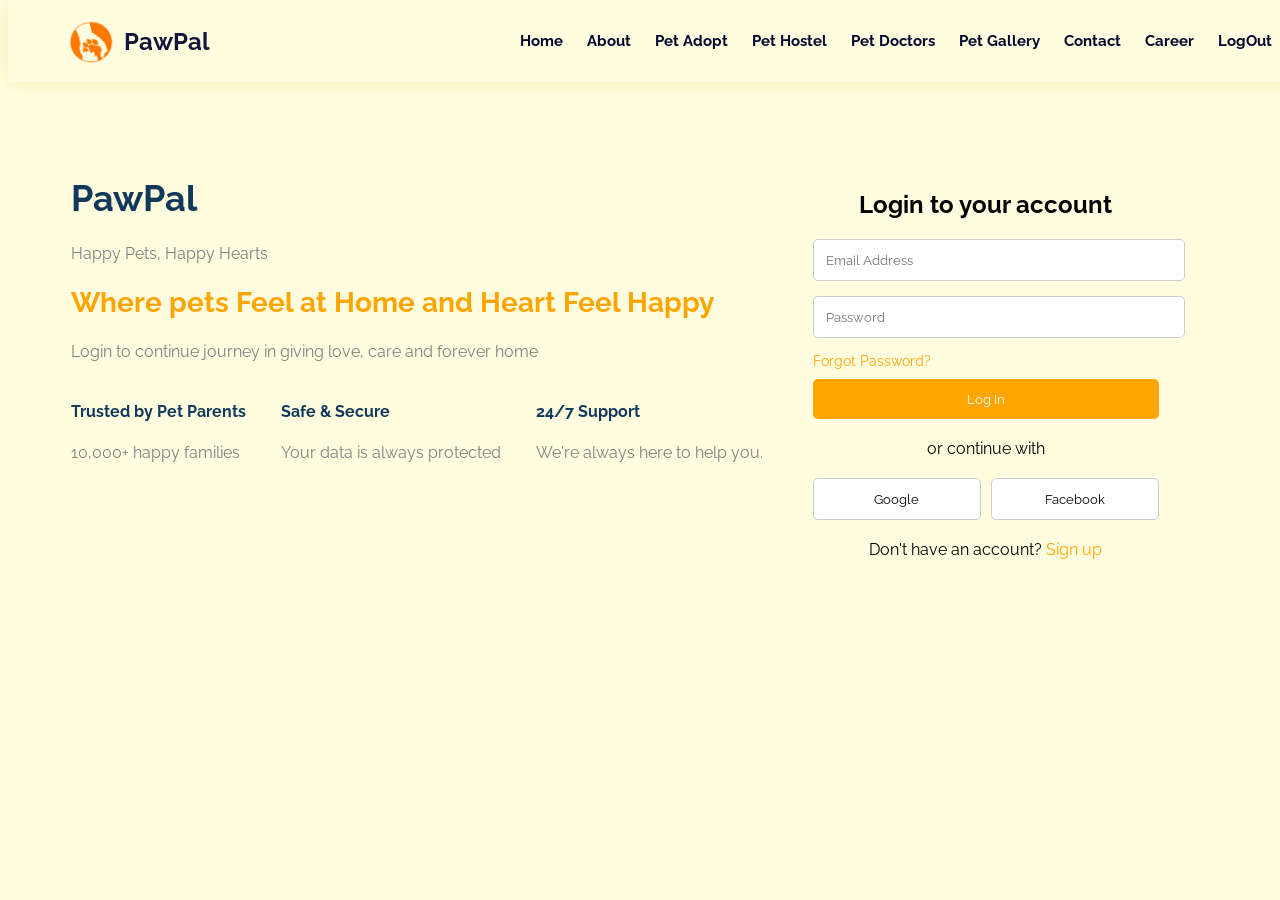
<file: index.html>
<!DOCTYPE html>
<html lang="en">
<head>
    <meta charset="UTF-8">
    <meta name="viewport" content="width=device-width, initial-scale=1.0">
    <title>PawPal</title>
     <link rel="icon" type="image/png" href="images/pawpal.png">
    <link rel="stylesheet" href="../style/loginstyle.css">
    <script src="js/loginscript.js" defer></script>
   <link href="https://fonts.googleapis.com/css2?family=Raleway:wght@400;600;700&display=swap" rel="stylesheet">
  </head>
    <body>
        <nav class="navbar">
      <div class="nav-container">
        <a href="index.html" class="nav-logo">
            <img src="images/pawpal.png" alt="" class="nav-icon">PawPal</a>
         <ul class="nav-menu">
            <li><a href="#">Home</a></li>
            <li><a href="#">About</a></li>
            <li><a href="#">Pet Adopt</a></li>
            <li><a href="#">Pet Hostel</a></li>
            <li><a href="#">Pet Doctors</a></li>
            <li><a href="#">Pet Gallery</a></li>
            <li><a href="#">Contact</a></li>
            <li><a href="#">Career</a></li>
            <li><a href="#" class="btn-nav">LogOut</a></li>
        </ul>
     </div>
    </nav>
	<div class="container">
    <div class="toptext">
        <h1>PawPal</h1>
        <p>Happy Pets, Happy Hearts</p>

        <h2>Where pets Feel at Home and Heart Feel Happy</h2>

        <p>
            Login to continue journey in 
            giving love, care and forever home
        </p>
        <div class="information">
             <div>
                <h4>Trusted by Pet Parents</h4>
                <p>10,000+ happy families</p>
            </div>
            <div>
                <h4>Safe & Secure</h4>
                <p>Your data is always protected</p>
            </div>
            <div>
                <h4>24/7 Support</h4>
                <p>We're always here to help you.</p>
            </div>
        </div>
    </div>

    <div class="form-container">

        <form onsubmit="return login()">

            <h2>Login to your account</h2>

            <input type="email" id="email" placeholder="Email Address">
            <input type="password" id="password" placeholder="Password">
            <div class="options">
                <a href="pages/forgotPassword.html">Forgot Password?</a>
            </div>
            <button type="submit">Log In</button>
        </form>
        <p class="continue">or continue with</p>
        <div class="social">
            <button>Google</button>
            <button>Facebook</button>
        </div>
        <p>
            Don't have an account? <a href="pages/register.html">Sign up</a>
        </p>
    </div>

</div>
</body>
</html>
</file>
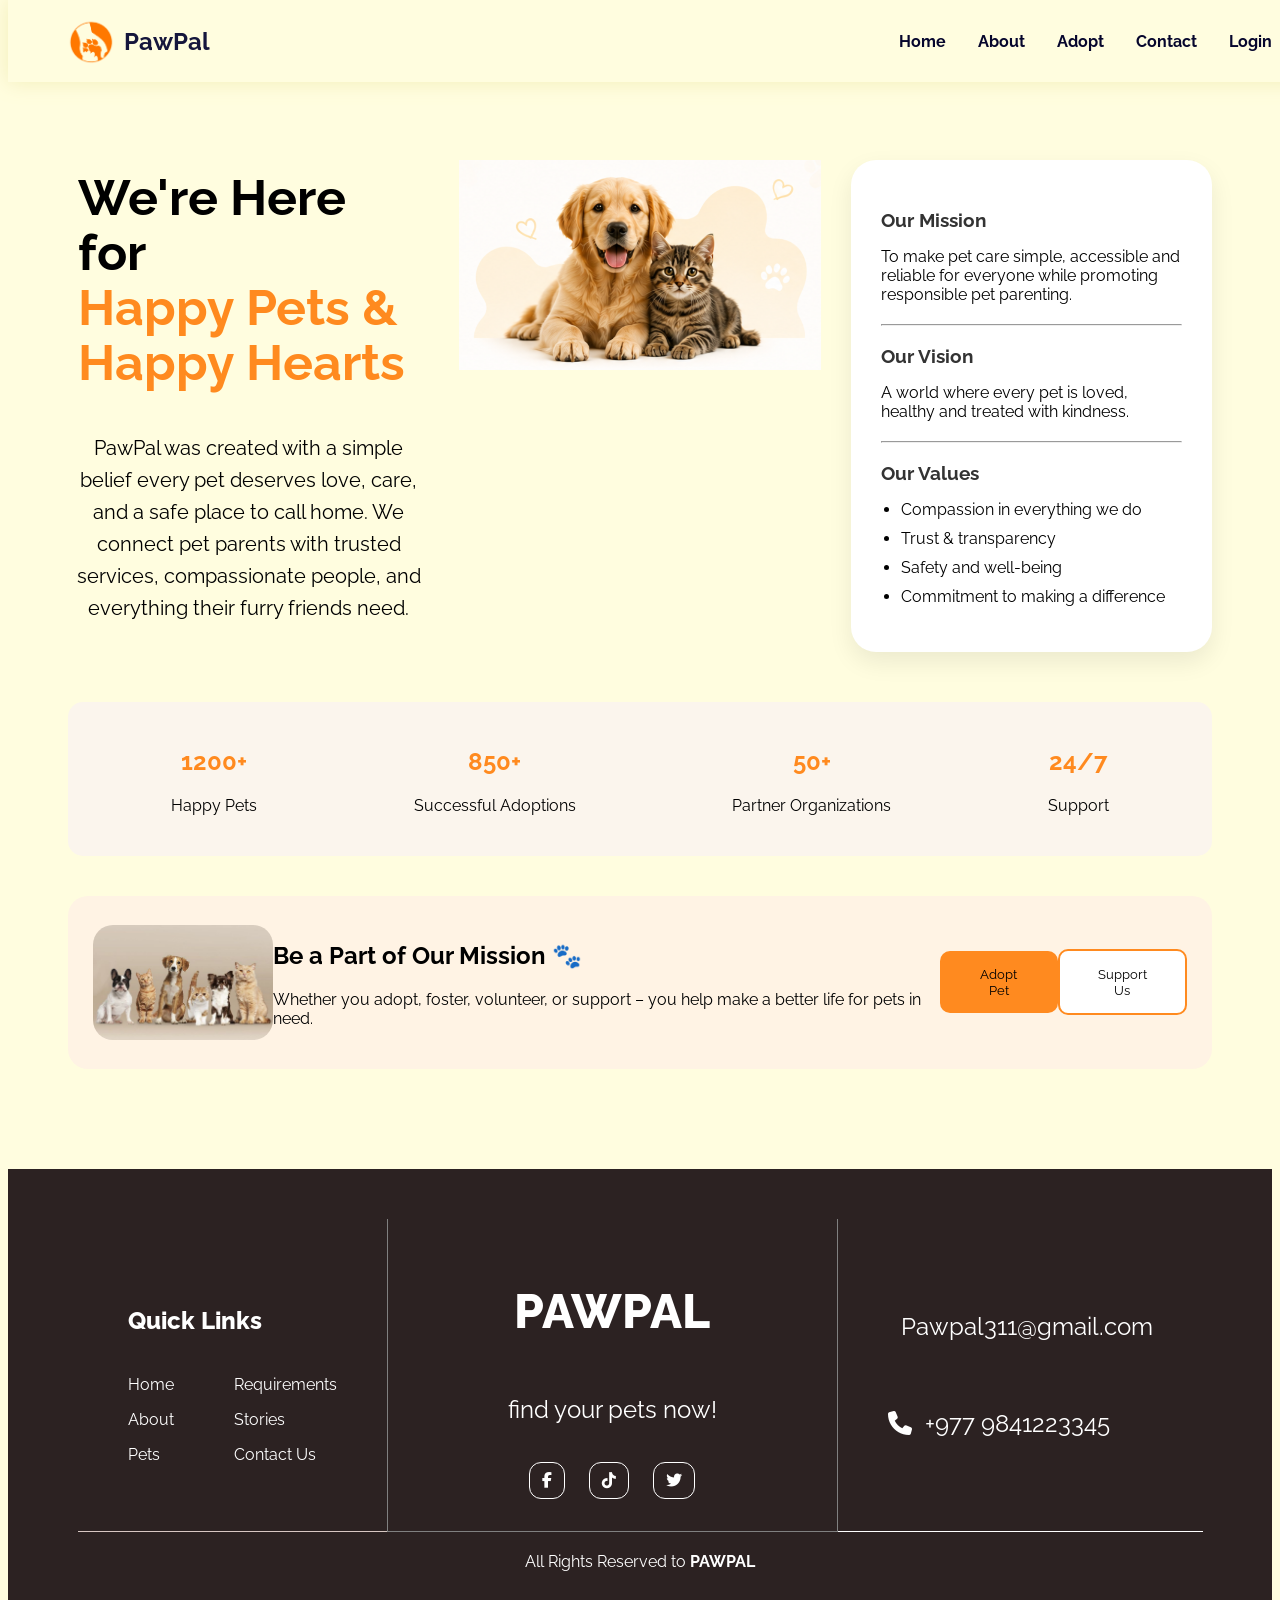
<file: about.html>
<!DOCTYPE html>
<html lang="en">
<head>
<meta charset="UTF-8">
<meta name="viewport" content="width=device-width, initial-scale=1.0">
   <title>PawPal</title>
     <link rel="icon" type="image/png" href="pic/pawpal.png">
   <link href="https://fonts.googleapis.com/css2?family=Raleway:wght@400;600;700&display=swap" rel="stylesheet">
<link rel="stylesheet" href="style/aboutstyle.css">
 <link
      rel="stylesheet"
      href="https://cdnjs.cloudflare.com/ajax/libs/font-awesome/6.5.2/css/all.min.css"
      integrity="sha512-SnH5WK+bZxgPHs44uWIX+LLJAJ9/2PkPKZ5QiAj6Ta86w+fsb2TkcmfRyVX3pBnMFcV7oQPJkl9QevSCWr3W6A=="
      crossorigin="anonymous"
      referrerpolicy="no-referrer"
    />
</head>
<body>
    <nav class="navbar">
      <div class="nav-container">
        <a href="home.html" class="nav-logo">
            <img src="images/pawpal.png" alt="" class="nav-icon">PawPal</a>
        <ul class="nav-menu">
            <li> <a href="home.html">Home</a></li>
            <li> <a href="about.html">About</a></li>
            <li> <a href="adopt.html">Adopt</a></li>
            <li> <a href="contact.html">Contact</a></li>
             <li><a href="login.html" class="btn-nav">Login</a></li>
        </ul>
     </div>
    </nav>
<section class="hero">

    <div class="left">


        <div class="title-box">
            <h1>
                We're Here for<br>
                <span>Happy Pets &<br>
                Happy Hearts</span>
            </h1>
        </div>

        <p class="description">
            PawPal was created with a simple belief every pet deserves
            love, care, and a safe place to call home.
            We connect pet parents with trusted services,
            compassionate people, and everything their furry friends need.
        </p>

    </div>

    <div class="center">
        <img src="images/dogcat.png" alt="pets">
    </div>

    <div class="right">

        <div class="card">
            <h3> Our Mission</h3>
            <p>
                To make pet care simple, accessible and reliable
                for everyone while promoting responsible pet parenting.
            </p>

            <hr>

            <h3> Our Vision</h3>
            <p>
                A world where every pet is loved,
                healthy and treated with kindness.
            </p>

            <hr>

            <h3> Our Values</h3>

            <ul>
                <li>Compassion in everything we do</li>
                <li>Trust & transparency</li>
                <li>Safety and well-being</li>
                <li>Commitment to making a difference</li>
            </ul>

        </div>

    </div>

</section>

<section class="stats">

    <div class="stat">
        <h2>1200+</h2>
        <p>Happy Pets</p>
    </div>

    <div class="stat">
        <h2>850+</h2>
        <p>Successful Adoptions</p>
    </div>

    <div class="stat">
        <h2>50+</h2>
        <p>Partner Organizations</p>
    </div>

    <div class="stat">
        <h2>24/7</h2>
        <p>Support</p>
    </div>

</section>

<section class="mission-banner">

    <img src="images/pp1.jpg" alt="pets">

    <div>
        <h2>Be a Part of Our Mission 🐾</h2>
        <p>
            Whether you adopt, foster, volunteer,
            or support – you help make a better life for pets in need.
        </p>
    </div>

    <button class="btn1"><a href="adopt.html" class="btn-adopt">Adopt Pet </a></button>
    <button class="btn2"><a href="contact.html" class="btn-adopt">Support Us </a></button>

</section>
    <footer id="footer">
     <div class="footer-container">
      <div class="footer-links">
        <h2>Quick Links</h2>
        <div class="link-container">
        <div class="links">
        <a href="">Home</a>
        <a href="home.html#about">About</a>
        <a href="home.html#pets">Pets</a>
      </div>
      <div class="links">
        <a href="home.html#requirements">Requirements</a>
        <a href="home.html#stories">Stories</a>
        <a href="home.html#footer">Contact Us</a>
      </div>
      </div>
      </div>
      <div class="footer-brand">
        <h1>PAWPAL</h1>
        <p>find your pets now!</p>
        <div class="socials">
          <a href=""><i class="fa-brands fa-facebook-f"></i> </a>
          <a href=""><i class="fa-brands fa-tiktok"></i> </a>
          <a href=""><i class="fa-brands fa-twitter"></i> </a>
        </div>
      </div> 
      <div class="footer-contact-info">
        <div class="contact-info-item">
          <i class="fa-regular fa envelope"></i>
          <p>Pawpal311@gmail.com</p>
        </div>
        <div class="contact-info-item">
          <i class="fa-solid fa-phone"></i>
          <p>+977 9841223345</p>
      </div>
     </div>
    </div>
     <p class="copyright">All Rights Reserved to <b> PAWPAL</b></p>
       </footer>
</body>
</html>
</file>
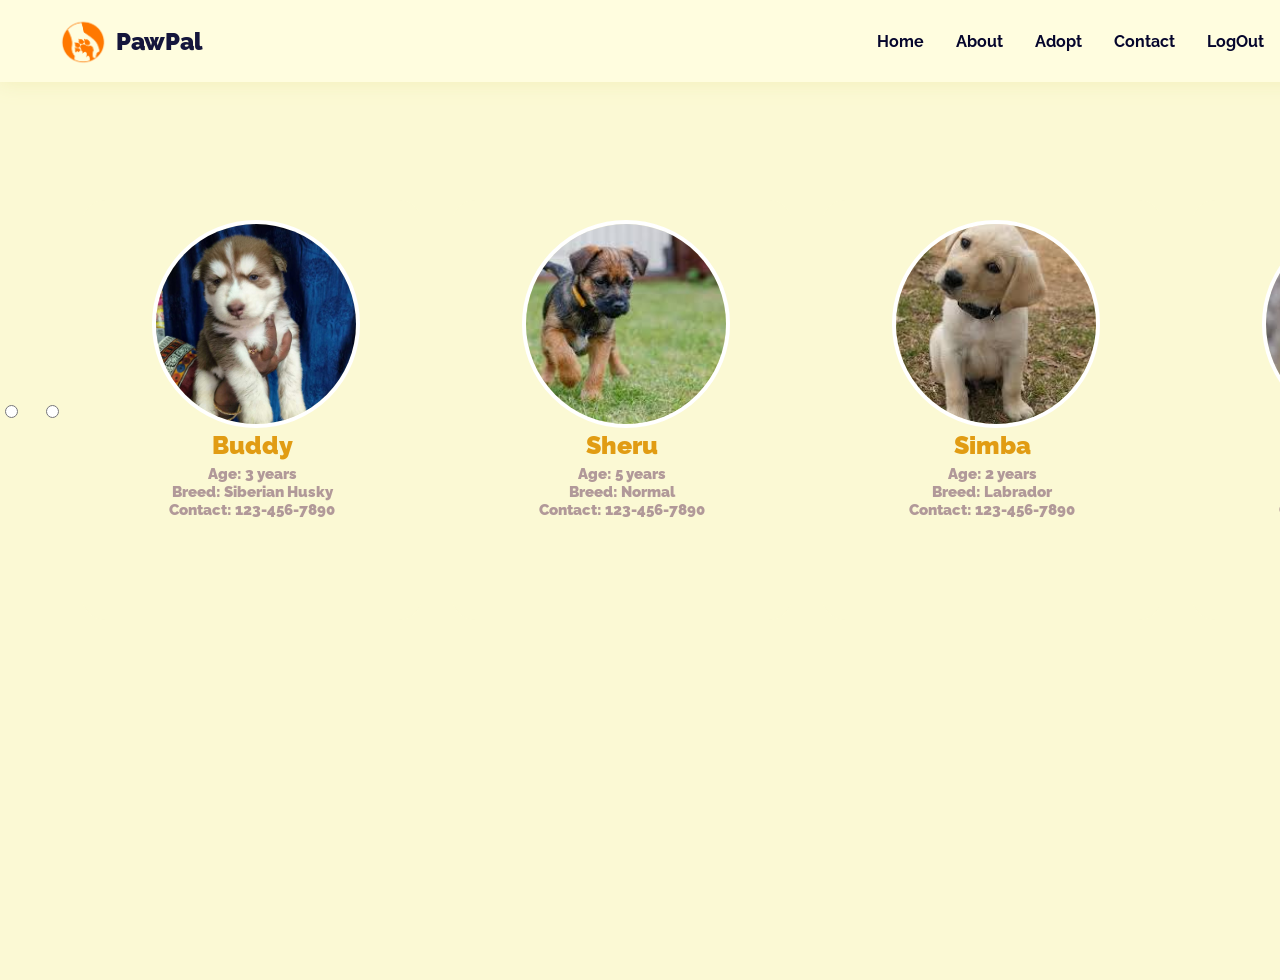
<file: adopt.html>
<!DOCTYPE html>
<html lang="en">
<head>
    <meta charset="UTF-8">
    <meta name="viewport" content="width=device-width, initial-scale=1.0">
    <title>PawPal</title>
     <link rel="icon" type="image/png" href="images/pawpal.png">
    <link rel="stylesheet" href="style/adoptstyle.css">
   <link href="https://fonts.googleapis.com/css2?family=Raleway:wght@400;600;700&display=swap" rel="stylesheet">
  </head>
    <body>
        <nav class="navbar">
      <div class="nav-container">
        <a href="home.html" class="nav-logo">
            <img src="images/pawpal.png" alt="" class="nav-icon">PawPal</a>
        <ul class="nav-menu">
            <li> <a href="home.html">Home</a></li>
            <li> <a href="about.html">About</a></li>
            <li> <a href="adopt.html">Adopt</a></li>
            <li> <a href="contact.html">Contact</a></li>
             <li><a href="login.html" class="btn-nav">LogOut</a></li>
        </ul>
     </div>
    </nav>
    <section>
        <div class="container">
            <input type="radio" name="dot" id="one">
            <input type="radio" name="dot" id="two">
            <div class ="mainpet-card">
                <div class="petcards">
                    <div class="petcard">
                        <div class="content">
                            <div class="img">
                                <img src="images/husky.jpg" alt="Dog 1">
                            </div>
                            <div class="details">
                                <div class="petname">Buddy</div>
                                <div class="petage">Age: 3 years</div>
                                <div class="petbreed">Breed: Siberian Husky</div>
                                <div class="number">Contact: 123-456-7890</div>
                            </div>
                            
                        </div>
                    </div>
                        <div class="petcard">
                        <div class="content">
                            <div class="img">
                                <img src="images/normal.jpg" alt="Dog 1">
                            </div>
                            <div class="details">
                                <div class="petname">Sheru</div>
                                <div class="petage">Age: 5 years</div>
                                <div class="petbreed">Breed: Normal</div>
                                <div class="number">Contact: 123-456-7890</div>
                            </div>
                            
                        </div>
                    </div>
                    <div class="petcard">
                        <div class="content">
                            <div class="img">
                                <img src="images/labrador.jpg" alt="Dog 1">
                            </div>
                            <div class="details">
                                <div class="petname">Simba</div>
                                <div class="petage">Age: 2 years</div>
                                <div class="petbreed">Breed: Labrador</div>
                                <div class="number">Contact: 123-456-7890</div>
                            </div>
                            
                        </div>
                    </div>
                                        <div class="petcard">
                        <div class="content">
                            <div class="img">
                                <img src="images/cat2.jpg" alt="Dog 1">
                            </div>
                            <div class="details">
                                <div class="petname">Billu</div>
                                <div class="petage">Age: 1 years</div>
                                <div class="petbreed">Breed:Cat</div>
                                <div class="number">Contact: 123-456-7890</div>
                            </div>
                            
                        </div>
                    </div>
                    <div class="petcard">
                        <div class="content">
                            <div class="img">
                                <img src="images/gr.jpg" alt="Dog 1">
                            </div>
                            <div class="details">
                                <div class="petname">Lycan</div>
                                <div class="petage">Age: 2 years</div>
                                <div class="petbreed">Breed: Golden Retriever</div>
                                <div class="number">Contact: 123-456-7890</div>
                            </div>
                            
                        </div>
                    </div>
                        <div class="petcard">
                        <div class="content">
                            <div class="img">
                                <img src="images/cat.jpg" alt="Dog 1">
                            </div>
                            <div class="details">
                                <div class="petname">Pookie</div>
                                <div class="petage">Age: 2 months </div>
                                <div class="petbreed">Breed: Cat </div>
                                <div class="number">Contact: 123-456-7890</div>
                            </div>
                            
                        </div>
                    </div>
                    
                </div>
            </div>
            <div class="button">
                <label for="one" class="one active"></label>
                <label for="two" class="two"></label>
            </div>
            </div>
            </section>
    </body>
</html>
</file>
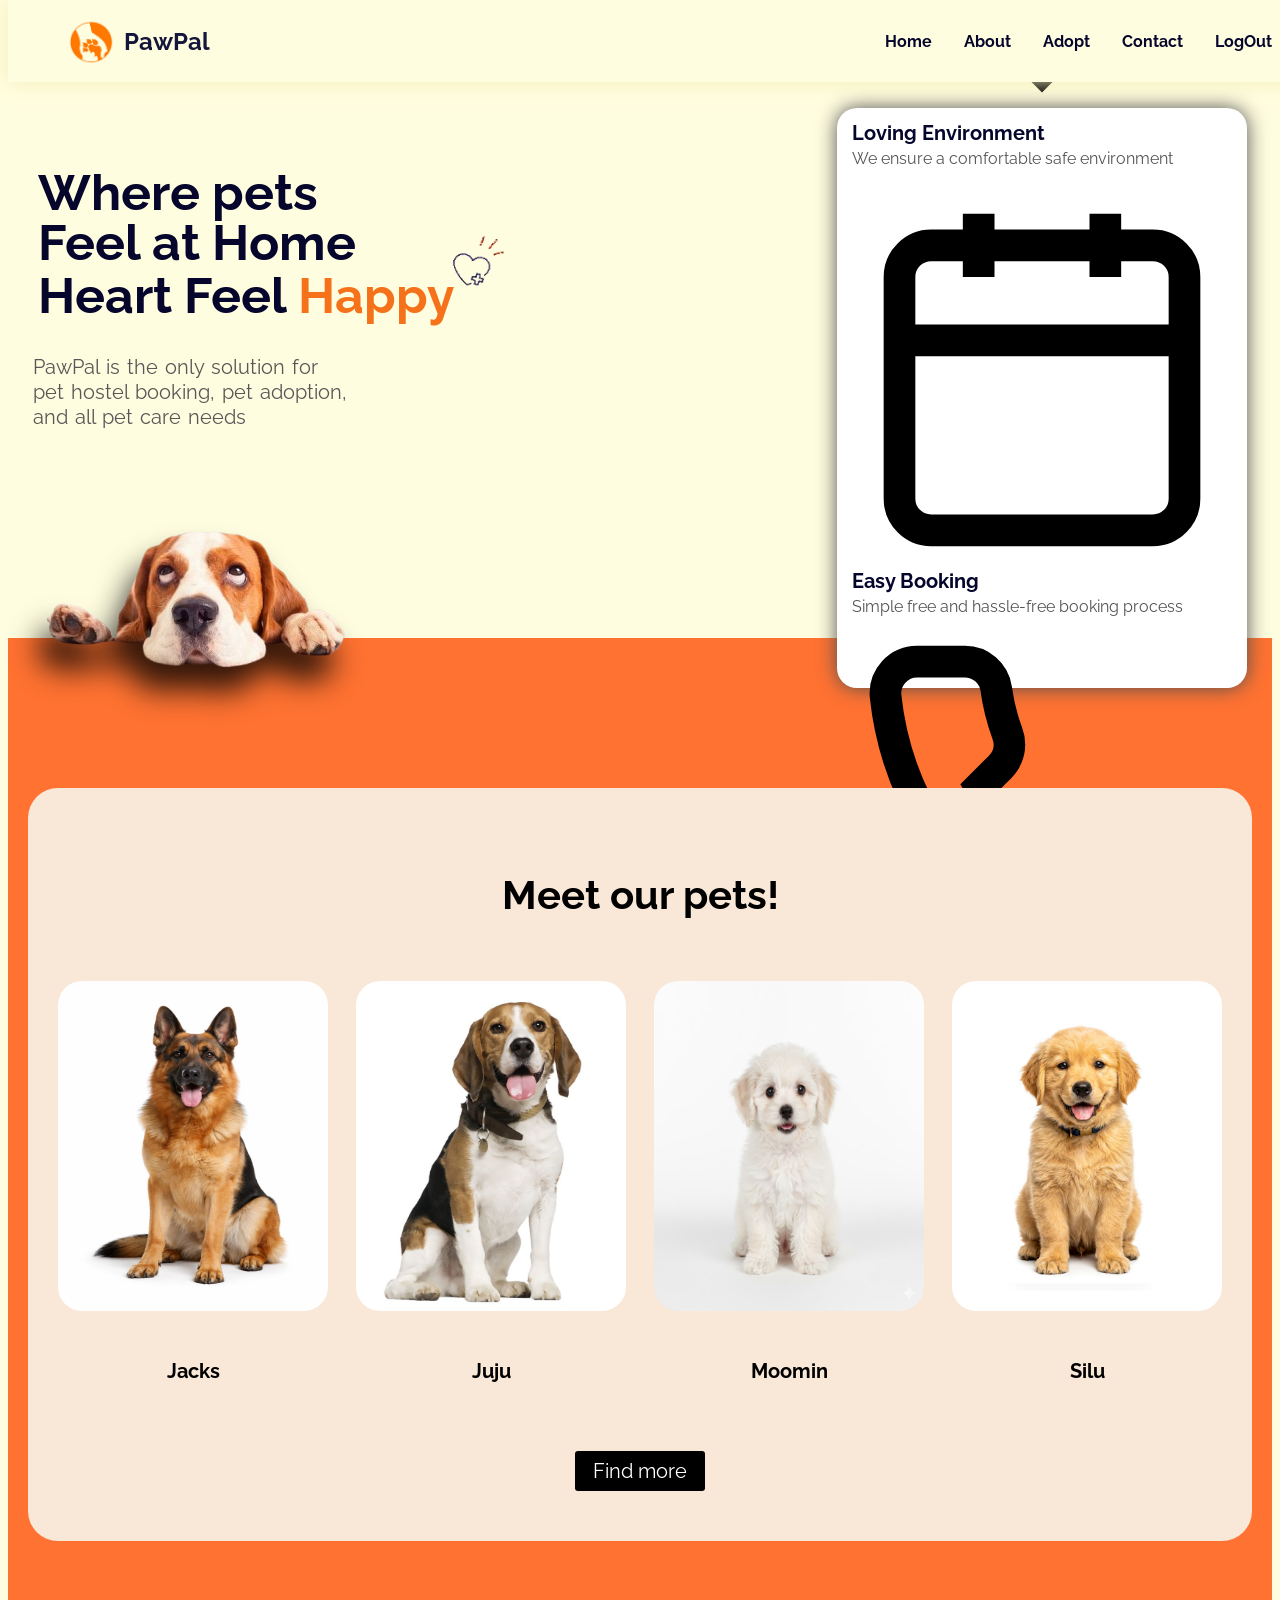
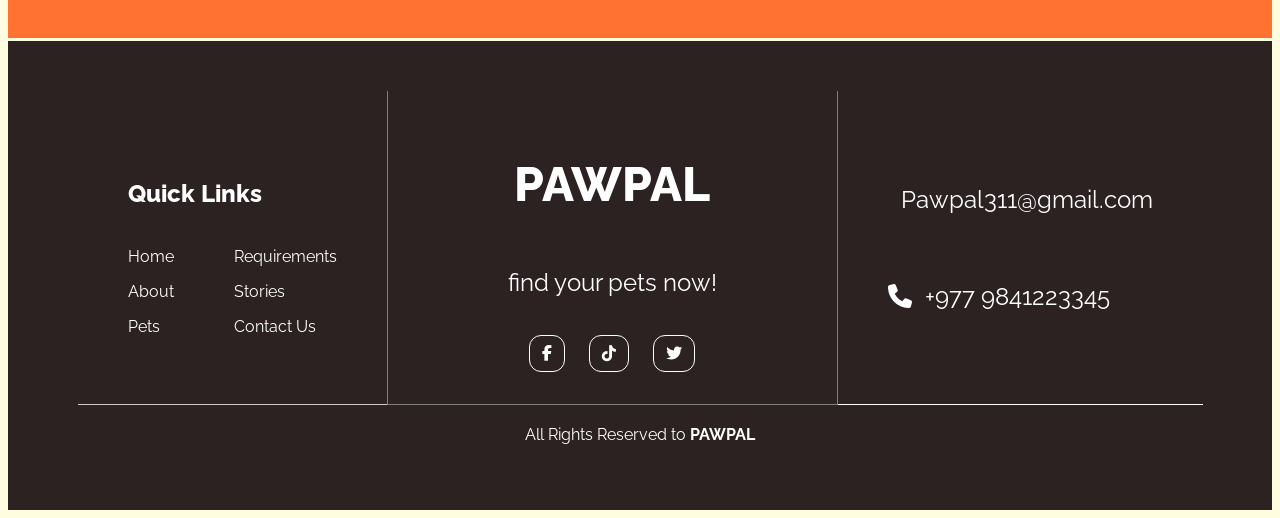
<file: home.html>
<!DOCTYPE html>
<html lang="en">
<head>
    <meta charset="UTF-8">
    <meta name="viewport" content="width=device-width, initial-scale=1.0">
    <title>PawPal</title>
     <link rel="icon" type="image/png" href="pic/pawpal.png">
    <link rel="stylesheet" href="style/homestyle.css">
   <link href="https://fonts.googleapis.com/css2?family=Raleway:wght@400;600;700&display=swap" rel="stylesheet">
   <link
      rel="stylesheet"
      href="https://cdnjs.cloudflare.com/ajax/libs/font-awesome/6.5.2/css/all.min.css"
      integrity="sha512-SnH5WK+bZxgPHs44uWIX+LLJAJ9/2PkPKZ5QiAj6Ta86w+fsb2TkcmfRyVX3pBnMFcV7oQPJkl9QevSCWr3W6A=="
      crossorigin="anonymous"
      referrerpolicy="no-referrer"
    />
  </head>
<body>
    <nav class="navbar">
      <div class="nav-container">
        <a href="home.html" class="nav-logo">
            <img src="images/pawpal.png" alt="" class="nav-icon">PawPal</a>
        <ul class="nav-menu">
            <li> <a href="home.html">Home</a></li>
            <li> <a href="about.html">About</a></li>
            <li> <a href="adopt.html">Adopt</a></li>
            <li> <a href="contact.html">Contact</a></li>
             <li><a href="login.html" class="btn-nav">LogOut</a></li>
        </ul>
     </div>
    </nav>
    <div class="main-content">
      <div class="left">
         <h1 class="h1-head"> Where pets <br>Feel at Home <br>Heart Feel
           <span class="h">Happy</span>
             <img src="images/love.png" alt="" class="love">
         </h1>
           <p class="description"> PawPal is the only solution for <br>
             pet hostel booking, pet adoption, <br> 
             and all pet care needs</p>
      </div>
        <div class="box-1">
  <div class="item">
    <svg xmlns="http://www.w3.org/2000/svg" class="item-icon" viewBox="0 0 24 24" fill="none" stroke="currentColor" stroke-width="2">
      <path d="M12 22s8-4 8-10V5l-8-3-8 3v7c0 6 8 10 8 10z"/>
    </svg>
    <div>
      <h2>Verified & Trusted</h2>
      <p>All hosts and pets are verified for own safety</p>
    </div>
  </div>

  <div class="item">
    <svg xmlns="http://www.w3.org/2000/svg" class="item-icon" viewBox="0 0 24 24" fill="none" stroke="currentColor" stroke-width="2">
      <path d="M20.84 4.61a5.5 5.5 0 0 0-7.78 0L12 5.67l-1.06-1.06a5.5 5.5 0 0 0-7.78 7.78l1.06 1.06L12 21.23l7.78-7.78 1.06-1.06a5.5 5.5 0 0 0 0-7.78z"/>
    </svg>
    <div>
      <h2>Loving Environment</h2>
      <p>We ensure a comfortable safe environment</p>
    </div>
  </div>

  <div class="item">
    <svg xmlns="http://www.w3.org/2000/svg" class="item-icon" viewBox="0 0 24 24" fill="none" stroke="currentColor" stroke-width="2">
      <rect x="3" y="4" width="18" height="18" rx="2" ry="2"/>
      <line x1="16" y1="2" x2="16" y2="6"/>
      <line x1="8" y1="2" x2="8" y2="6"/>
      <line x1="3" y1="10" x2="21" y2="10"/>
    </svg>
    <div>
      <h2>Easy Booking</h2>
      <p>Simple free and hassle-free booking process</p>
    </div>
  </div>

  

  <div class="item">
    <svg xmlns="http://www.w3.org/2000/svg" class="item-icon" viewBox="0 0 24 24" fill="none" stroke="currentColor" stroke-width="2">
      <path d="M22 16.92v3a2 2 0 0 1-2.18 2 19.79 19.79 0 0 1-8.63-3.07 19.5 19.5 0 0 1-6-6A19.79 19.79 0 0 1 2.12 4.18 2 2 0 0 1 4.11 2h3a2 2 0 0 1 2 1.72c.127.96.361 1.903.7 2.81a2 2 0 0 1-.45 2.11L8.09 9.91a16 16 0 0 0 6 6l1.27-1.27a2 2 0 0 1 2.11-.45c.907.339 1.85.573 2.81.7A2 2 0 0 1 22 16.92z"/>
    </svg>
    <div>
      <h2>24/7 Support</h2>
      <p>Our team is always there to help you</p>
    </div>
  </div>

  <div class="item">
    <svg xmlns="http://www.w3.org/2000/svg" class="item-icon" viewBox="0 0 24 24" fill="none" stroke="currentColor" stroke-width="2">
      <rect x="1" y="4" width="22" height="16" rx="2" ry="2"/>
      <line x1="1" y1="10" x2="23" y2="10"/>
    </svg>
    <div>
      <h2>Secure Payment</h2>
      <p>100% secure payment and easy refunds</p>
    </div>
  </div>
        </div>
    </div>
    <div class="box-2">
      <div class="dog-container">
      <p class="dog-text">looking for adoptions?🐾</p>
              <img src="images/dog1.png" alt="" class="dog1">
    
    </div>
    
     </div>
     <section class="pets">
     <div class="pets-headline">
      <h1>Meet our pets!</h1>
     </div>

     <div class="pets-offer">
      <div class="pets-item">
        <img src="images/pets1.jpg" alt="">
        <h3>Jacks</h3>
      </div>
        <div class="pets-item">
        <img src="images/pets2.jpg" alt="">
        <h3>Juju</h3>
      </div>
        <div class="pets-item">
        <img src="images/pets3.jpg" alt="">
        <h3>Moomin</h3>
      </div>
        <div class="pets-item">
        <img src="images/pets4.jpg" alt="">
        <h3>Silu</h3>
      </div>
     </div>
     <button class="btn-pets">
       Find more
     </button>
     </section>
    <footer id="footer">
     <div class="footer-container">
      <div class="footer-links">
        <h2>Quick Links</h2>
        <div class="link-container">
        <div class="links">
        <a href="">Home</a>
        <a href="home.html#about">About</a>
        <a href="home.html#pets">Pets</a>
      </div>
      <div class="links">
        <a href="home.html#requirements">Requirements</a>
        <a href="home.html#stories">Stories</a>
        <a href="home.html#footer">Contact Us</a>
      </div>
      </div>
      </div>
      <div class="footer-brand">
        <h1>PAWPAL</h1>
        <p>find your pets now!</p>
        <div class="socials">
          <a href=""><i class="fa-brands fa-facebook-f"></i> </a>
          <a href=""><i class="fa-brands fa-tiktok"></i> </a>
          <a href=""><i class="fa-brands fa-twitter"></i> </a>
        </div>
      </div> 
      <div class="footer-contact-info">
        <div class="contact-info-item">
          <i class="fa-regular fa envelope"></i>
          <p>Pawpal311@gmail.com</p>
        </div>
        <div class="contact-info-item">
          <i class="fa-solid fa-phone"></i>
          <p>+977 9841223345</p>
      </div>
     </div>
    </div>
     <p class="copyright">All Rights Reserved to <b> PAWPAL</b></p>
       </footer>
</body>
</html>
</file>
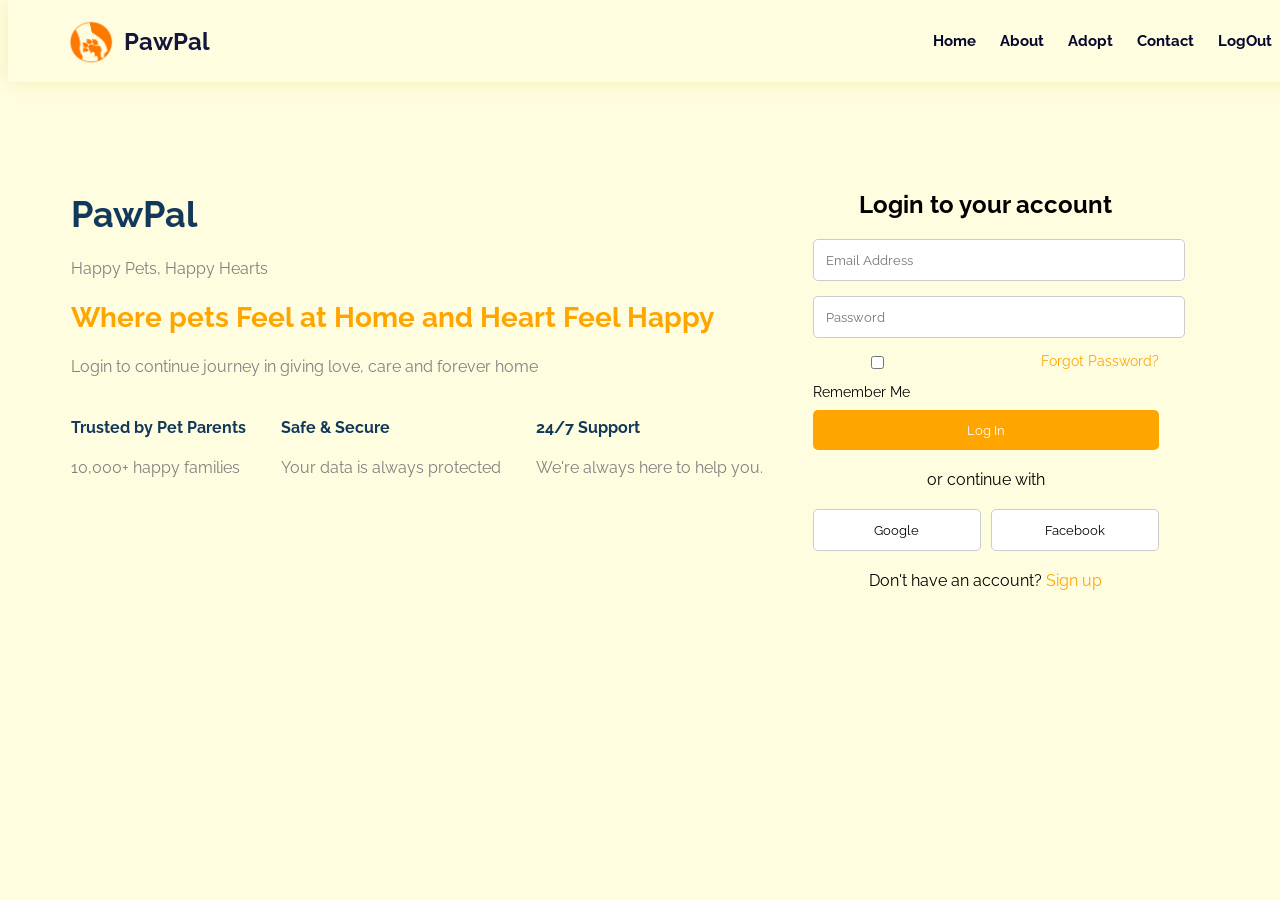
<file: login.html>
<!DOCTYPE html>
<html lang="en">
<head>
    <meta charset="UTF-8">
    <meta name="viewport" content="width=device-width, initial-scale=1.0">
    <title>PawPal</title>
     <link rel="icon" type="image/png" href="images/pawpal.png">
    <link rel="stylesheet" href="style/loginstyle.css">
   <link href="https://fonts.googleapis.com/css2?family=Raleway:wght@400;600;700&display=swap" rel="stylesheet">
  </head>
    <body>
        <nav class="navbar">
      <div class="nav-container">
        <a href="index.html" class="nav-logo">
            <img src="images/pawpal.png" alt="" class="nav-icon">PawPal</a>
        <ul class="nav-menu">
            <li> <a href="#">Home</a></li>
            <li> <a href="#">About</a></li>
            <li> <a href="#">Adopt</a></li>
            <li> <a href="#">Contact</a></li>
             <li><a href="login.html" class="btn-nav">LogOut</a></li>
        </ul>
     </div>
    </nav>
	<div class="container">
    <div class="toptext">
        <h1>PawPal</h1>
        <p>Happy Pets, Happy Hearts</p>

        <h2>Where pets Feel at Home and Heart Feel Happy</h2>

        <p>
            Login to continue journey in 
            giving love, care and forever home
        </p>
        <div class="information">
             <div>
                <h4>Trusted by Pet Parents</h4>
                <p>10,000+ happy families</p>
            </div>
            <div>
                <h4>Safe & Secure</h4>
                <p>Your data is always protected</p>
            </div>
            <div>
                <h4>24/7 Support</h4>
                <p>We're always here to help you.</p>
            </div>
        </div>
    </div>

    <div class="form-container">

        <form onsubmit="return data()">

            <h2>Login to your account</h2>

            <input type="email" id="email" placeholder="Email Address">
            <input type="password" id="password" placeholder="Password">
            <div class="options">
                <label>
                    <input type="checkbox"> Remember Me
                </label>
                <a href="forgot-password.html">Forgot Password?</a>
            </div>
            <button type="submit"><a href="home.html"></a>Log In</button>
        </form>
        <p class="continue">or continue with</p>
        <div class="social">
            <button>Google</button>
            <button>Facebook</button>
        </div>
        <p>
            Don't have an account? <a href="register.html">Sign up</a>
        </p>
    </div>

</div>
</body>
</html>
</file>
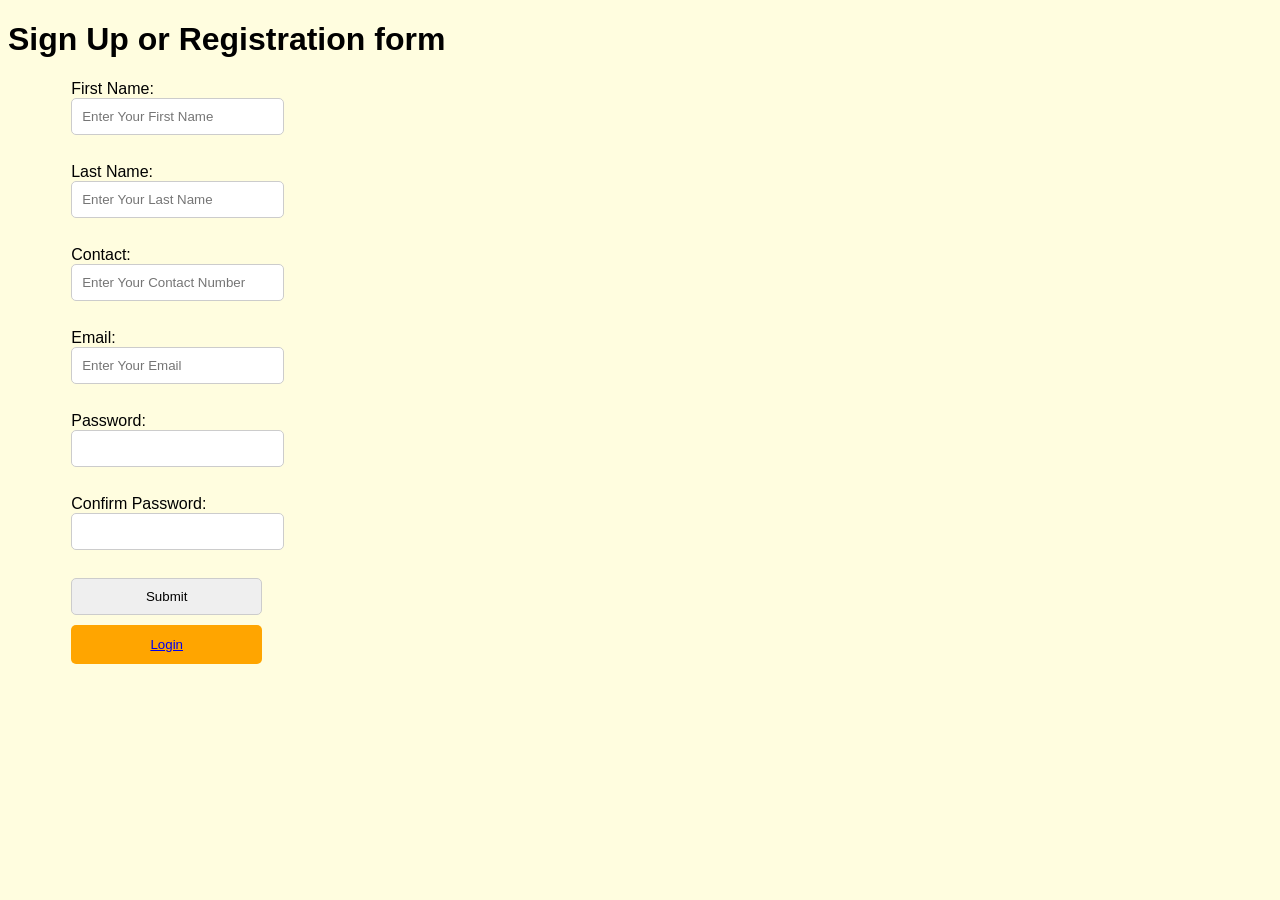
<file: register.html>
<!DOCTYPE html>
<html>
<head>
	<meta charset="utf-8">
	<meta name="viewport" content="width=device-width, initial-scale=1">
	<title>Registration</title>
	<link rel="stylesheet" type="text/css" href="style/registerstyle.css">
</head>
<body>
	<h1>Sign Up or Registration form</h1>
    <div class="container">
		
		<script>
		function data()
		{
		var fn=document.getElementById('fname').value;
		var ln=document.getElementById('lname').value;
		var contact=document.getElementById('contact').value;
		var pw=document.getElementById('pw').value;
		var cpw=document.getElementById('cpw').value;
		if (fn==""||ln==""|| contact==""|| pw==""|| cpw=="")
		 {
		 	alert("All Fields are mandatory");
		 	return false;
		 }
		 else if(pw!=cpw)
		 {
		 	alert("Password don't match. Please, Enter same Password");
		 	return false;
		 }
		 else
		 {
		 	return true;
		 }
		}
	</script>
	<form onsubmit="return data()" action="insert.php" method="POST">
		First Name: <br>    <input type="text" id="fname" name="fname" placeholder="Enter Your First Name"><br><br>
		Last Name:  <br>      <input type="text" id="lname" name="lname" placeholder="Enter Your Last Name"><br><br>
		Contact:    <br>        <input type="tel" id="contact" name="contact" placeholder="Enter Your Contact Number" pattern="9[78][0-9]{8}"><br><br>
		Email:     <br>         <input type="email" id="email" name="email" placeholder="Enter Your Email"><br><br>
		Password:  <br>         <input type="password" id="pw" name="pw"><br><br>
		Confirm Password: <br>  <input type="password" id="cpw" name="cpw"><br><br>
		<input type="submit" class="submit" value="Submit">

		<button class="login-btn" onclick="data()"><a href="login.html">Login</a></button>
	</form>
    </div>
</body>
</html>
</file>
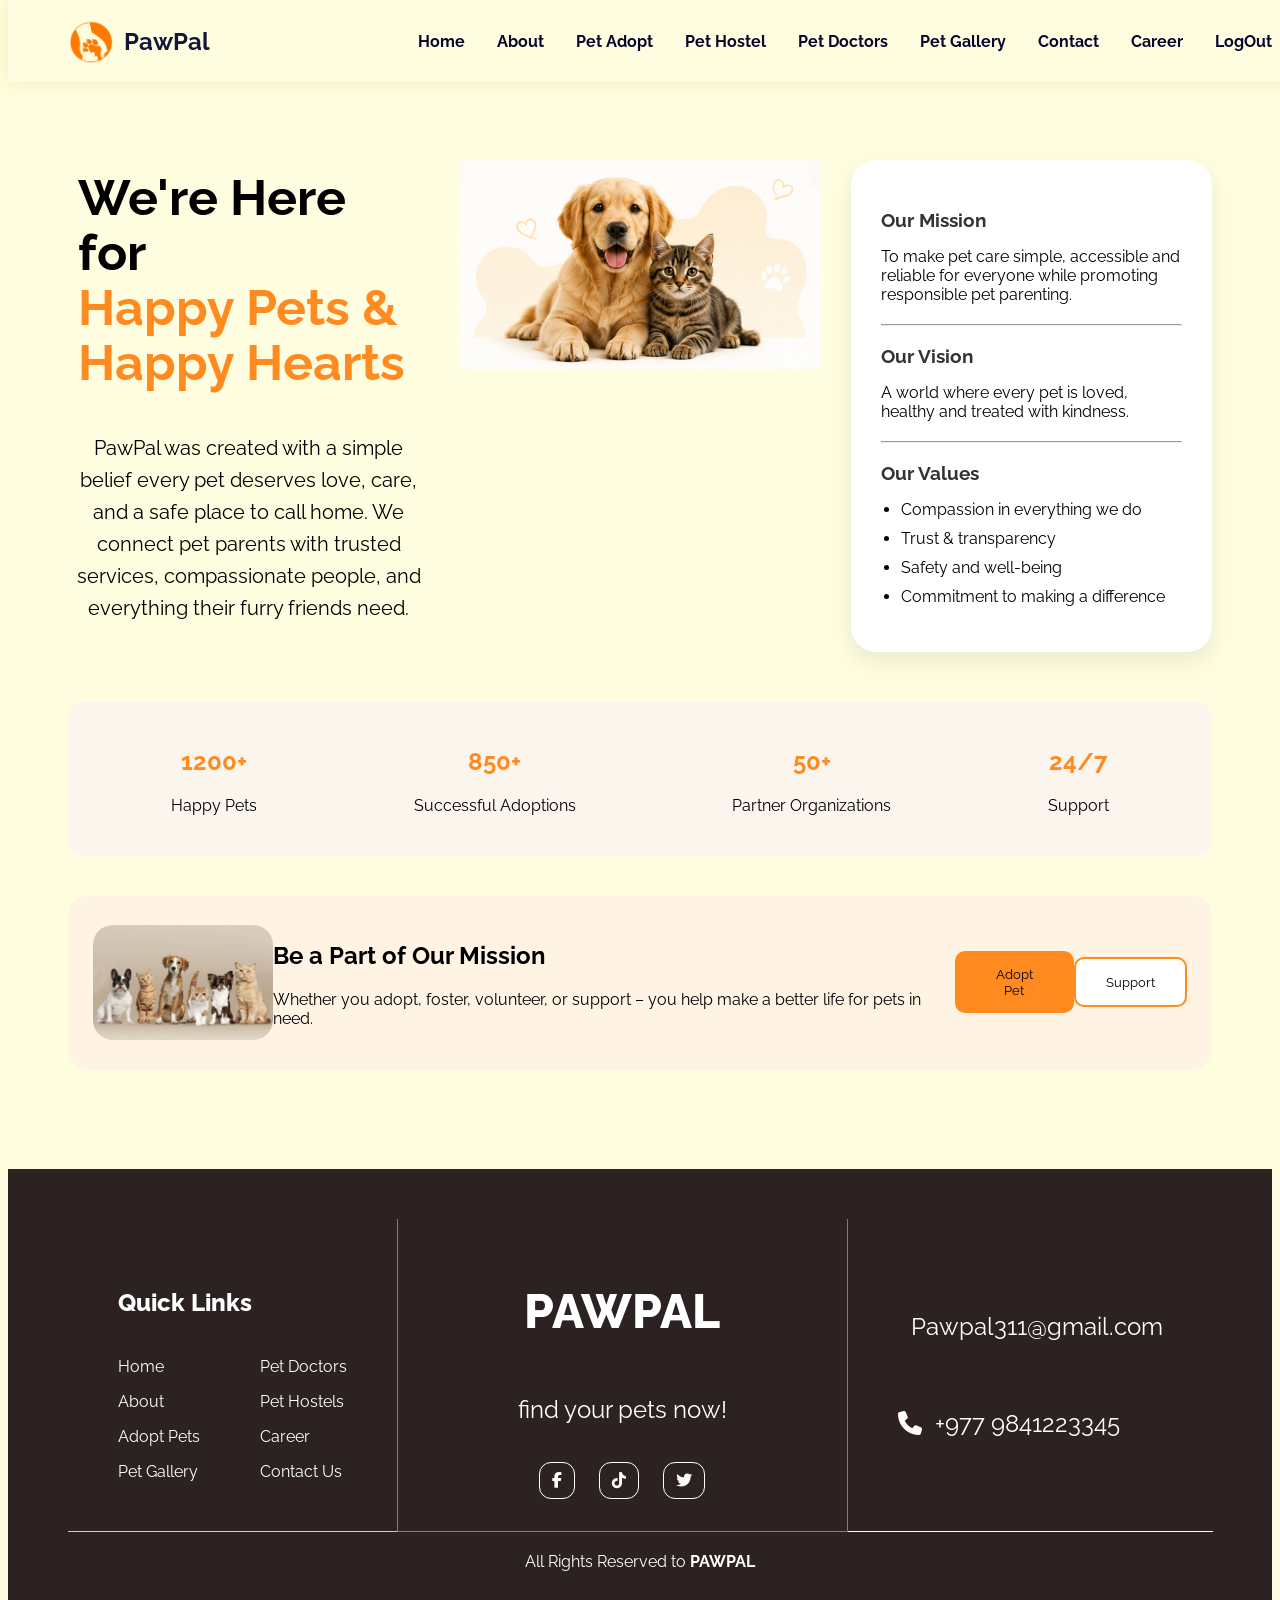
<file: pages/about.html>
<!DOCTYPE html>
<html lang="en">
<head>
<meta charset="UTF-8">
<meta name="viewport" content="width=device-width, initial-scale=1.0">
   <title>PawPal</title>
     <link rel="icon" type="image/png" href="../images/pawpal.png">
   <link href="https://fonts.googleapis.com/css2?family=Raleway:wght@400;600;700&display=swap" rel="stylesheet">
<link rel="stylesheet" href="../style/aboutstyle.css">
 <link
      rel="stylesheet"
      href="https://cdnjs.cloudflare.com/ajax/libs/font-awesome/6.5.2/css/all.min.css"
      integrity="sha512-SnH5WK+bZxgPHs44uWIX+LLJAJ9/2PkPKZ5QiAj6Ta86w+fsb2TkcmfRyVX3pBnMFcV7oQPJkl9QevSCWr3W6A=="
      crossorigin="anonymous"
      referrerpolicy="no-referrer"
    />
</head>
<body>
    <nav class="navbar">
      <div class="nav-container">
        <a href="home.html" class="nav-logo">
            <img src="../images/pawpal.png" alt="" class="nav-icon">PawPal</a>
         <ul class="nav-menu">
            <li><a href="mainHome.html">Home</a></li>
            <li><a href="about.html">About</a></li>
            <li><a href="adopt.html">Pet Adopt</a></li>
            <li><a href="hostel.html">Pet Hostel</a></li>
            <li><a href="doctor.html">Pet Doctors</a></li>
            <li><a href="gallery.html">Pet Gallery</a></li>
            <li><a href="contact.html">Contact</a></li>
            <li><a href="career1.html">Career</a></li>
            <li><a href="../index.html" class="btn-nav">LogOut</a></li>
        </ul>
     </div>
    </nav>
<section class="hero">

    <div class="left">


        <div class="title-box">
            <h1>
                We're Here for<br>
                <span>Happy Pets &<br>
                Happy Hearts</span>
            </h1>
        </div>

        <p class="description">
            PawPal was created with a simple belief every pet deserves
            love, care, and a safe place to call home.
            We connect pet parents with trusted services,
            compassionate people, and everything their furry friends need.
        </p>

    </div>

    <div class="center">
        <img src="../images/dogcat.png" alt="pets">
    </div>

    <div class="right">

        <div class="card">
            <h3> Our Mission</h3>
            <p>
                To make pet care simple, accessible and reliable
                for everyone while promoting responsible pet parenting.
            </p>

            <hr>

            <h3> Our Vision</h3>
            <p>
                A world where every pet is loved,
                healthy and treated with kindness.
            </p>

            <hr>

            <h3> Our Values</h3>

            <ul>
                <li>Compassion in everything we do</li>
                <li>Trust & transparency</li>
                <li>Safety and well-being</li>
                <li>Commitment to making a difference</li>
            </ul>

        </div>

    </div>

</section>

<section class="stats">

    <div class="stat">
        <h2>1200+</h2>
        <p>Happy Pets</p>
    </div>

    <div class="stat">
        <h2>850+</h2>
        <p>Successful Adoptions</p>
    </div>

    <div class="stat">
        <h2>50+</h2>
        <p>Partner Organizations</p>
    </div>

    <div class="stat">
        <h2>24/7</h2>
        <p>Support</p>
    </div>

</section>

<section class="mission-banner">

    <img src="../images/pp1.jpg" alt="pets">

    <div>
        <h2>Be a Part of Our Mission </h2>
        <p>
            Whether you adopt, foster, volunteer,
            or support – you help make a better life for pets in need.
        </p>
    </div>

    <button class="btn1"><a href="adopt.html" class="btn-adopt">Adopt Pet </a></button>
    <button class="btn2"><a href="contact.html" class="btn-adopt">Support </a></button>

</section>
    <footer id="footer">
     <div class="footer-container">
      <div class="footer-links">
        <h2>Quick Links</h2>
        <div class="link-container">
        <div class="links">
        <a href="mainHome.html">Home</a>
        <a href="about.html">About</a>
        <a href="about.html">Adopt Pets</a>
        <a href="gallery.html">Pet Gallery</a>
      </div>
      <div class="links">
        <a href="doctor.html">Pet Doctors</a>
        <a href="hostel.html">Pet Hostels</a>
        <a href="career1.html">Career</a>
        <a href="contact.html">Contact Us</a>
      </div>
      </div>
      </div>
      <div class="footer-brand">
        <h1>PAWPAL</h1>
        <p>find your pets now!</p>
        <div class="socials">
          <a href=""><i class="fa-brands fa-facebook-f"></i> </a>
          <a href=""><i class="fa-brands fa-tiktok"></i> </a>
          <a href=""><i class="fa-brands fa-twitter"></i> </a>
        </div>
      </div> 
      <div class="footer-contact-info">
        <div class="contact-info-item">
          <i class="fa-regular fa envelope"></i>
          <p>Pawpal311@gmail.com</p>
        </div>
        <div class="contact-info-item">
          <i class="fa-solid fa-phone"></i>
          <p>+977 9841223345</p>
      </div>
     </div>
    </div>
     <p class="copyright">All Rights Reserved to <b> PAWPAL</b></p>
       </footer>
</body>
</html>
</file>
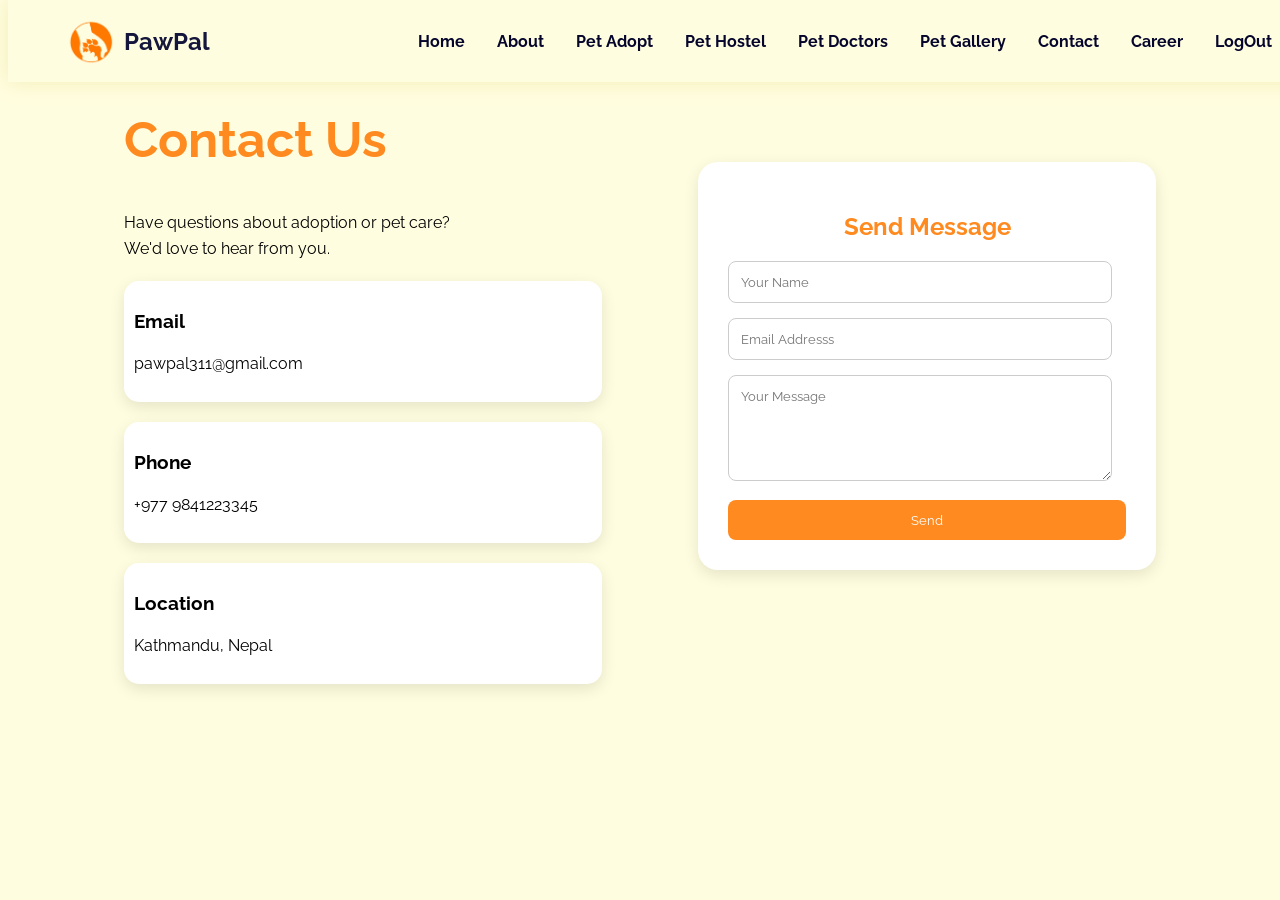
<file: pages/contact.html>
<!DOCTYPE html>
<html lang="en">
<head>
    <meta charset="UTF-8">
    <meta name="viewport" content="width=device-width, initial-scale=1.0">
    <title>PawPal - Contact</title>

    <link rel="icon" type="image/png" href="../images/pawpal.png">
    <link rel="stylesheet" href="../style/contactstyle.css">
    <script src="../js/contactstyle.js" defer></script>
    <link href="https://fonts.googleapis.com/css2?family=Raleway:wght@400;600;700&display=swap" rel="stylesheet">
</head>
<body>

<nav class="navbar">
    <div class="nav-container">
        <a href="home.html" class="nav-logo">
            <img src="../images/pawpal.png" alt="" class="nav-icon">
            PawPal
        </a>

        <ul class="nav-menu">
            <li><a href="mainHome.html">Home</a></li>
            <li><a href="about.html">About</a></li>
            <li><a href="adopt.html">Pet Adopt</a></li>
            <li><a href="hostel.html">Pet Hostel</a></li>
            <li><a href="doctor.html">Pet Doctors</a></li>
            <li><a href="gallery.html">Pet Gallery</a></li>
            <li><a href="contact.html">Contact</a></li>
            <li><a href="career1.html">Career</a></li>
            <li><a href="../index.html" class="btn-nav">LogOut</a></li>
        </ul>
    </div>
</nav>

<section class="contact">

    <div class="contact-info">
        <h1>Contact Us</h1>
        <p>
            Have questions about adoption or pet care?<br>
            We'd love to hear from you.
        </p>
        <div class="information">
            <h3>Email</h3>
            <p>pawpal311@gmail.com</p>
        </div>
        <div class="information">
            <h3>Phone</h3>
            <p>+977 9841223345</p>
        </div>
        <div class="information">
            <h3>Location</h3>
            <p>Kathmandu, Nepal</p>
        </div>
    </div>

    <div class="contactform">
        <form>
            <h2>Send Message</h2>
            <input type="text" id="name" placeholder="Your Name">
            <input type="email" id="email" placeholder="Email Addresss">
            <textarea rows="5" id="message" placeholder="Your Message"></textarea>
            <button onclick="contact()">Send</button>
        </form>
    </div>
</section>
</body>
</html>
</file>
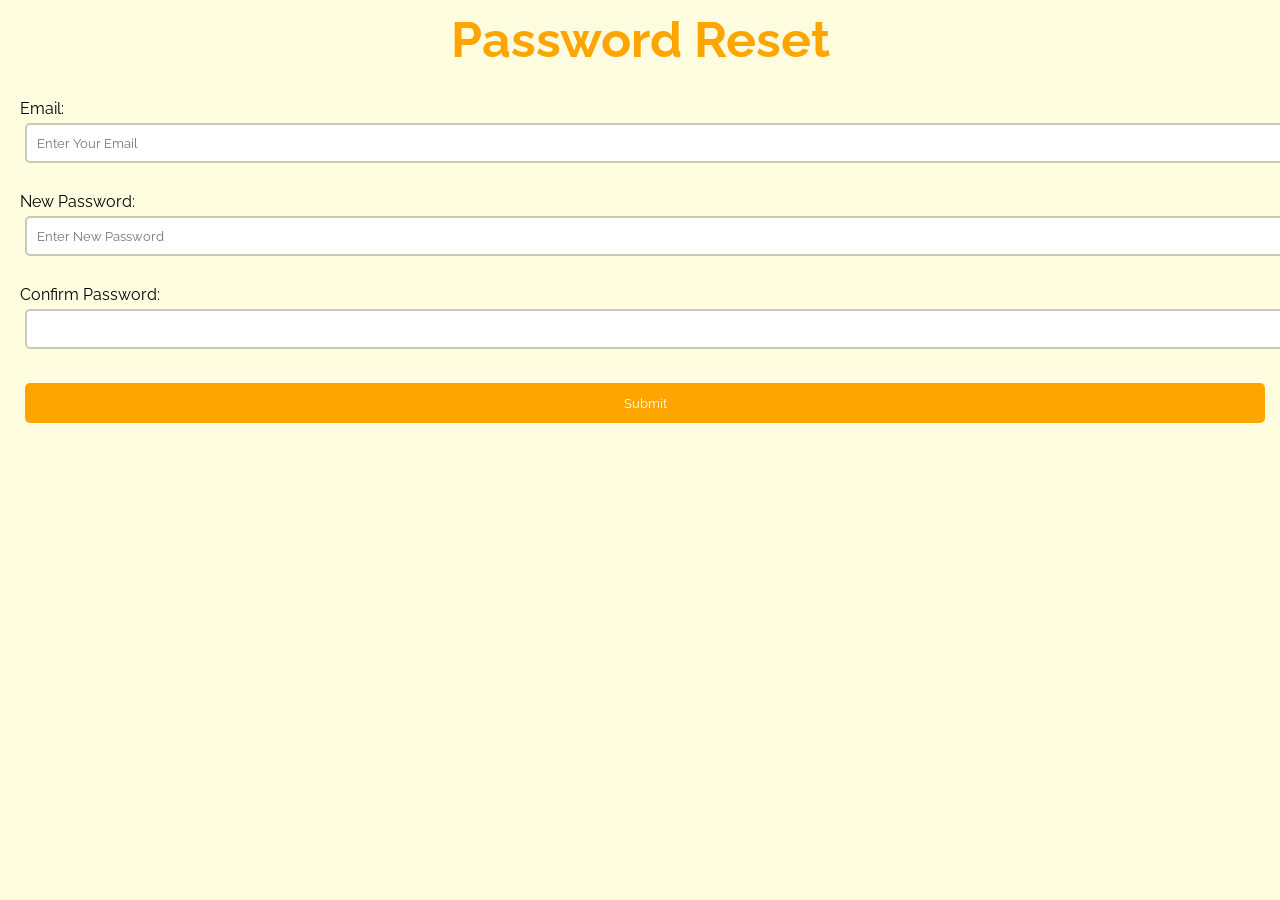
<file: pages/forgotPassword.html>
<!DOCTYPE html>
<html>
<head>
	<meta charset="utf-8">
	<meta name="viewport" content="width=device-width, initial-scale=1">
	<title>Forgot Password</title>
	<link rel="icon" type="image/png" href="../images/pawpal.png">
	<link rel="stylesheet" type="text/css" href="../style/forgotstyle.css">
	<script src="../js/forgotscript.js" defer></script>
    <link href="https://fonts.googleapis.com/css2?family=Raleway:wght@400;600;700&display=swap" rel="stylesheet">
</head>
<body>
    <div class="form-container">
        <h2>Password Reset</h2>
    <form>
       Email:<input type="email" id="email" placeholder="Enter Your Email"><br><br>
        New Password: <input type="password" id="npassword" placeholder="Enter New Password"><br><br>
       Confirm Password: <input type="password" id="cpassword"><br><br>
    <button type="button" class="submit" onclick="forgot()">Submit</button>
    </form>
    </div>
</body>
</html>
</file>
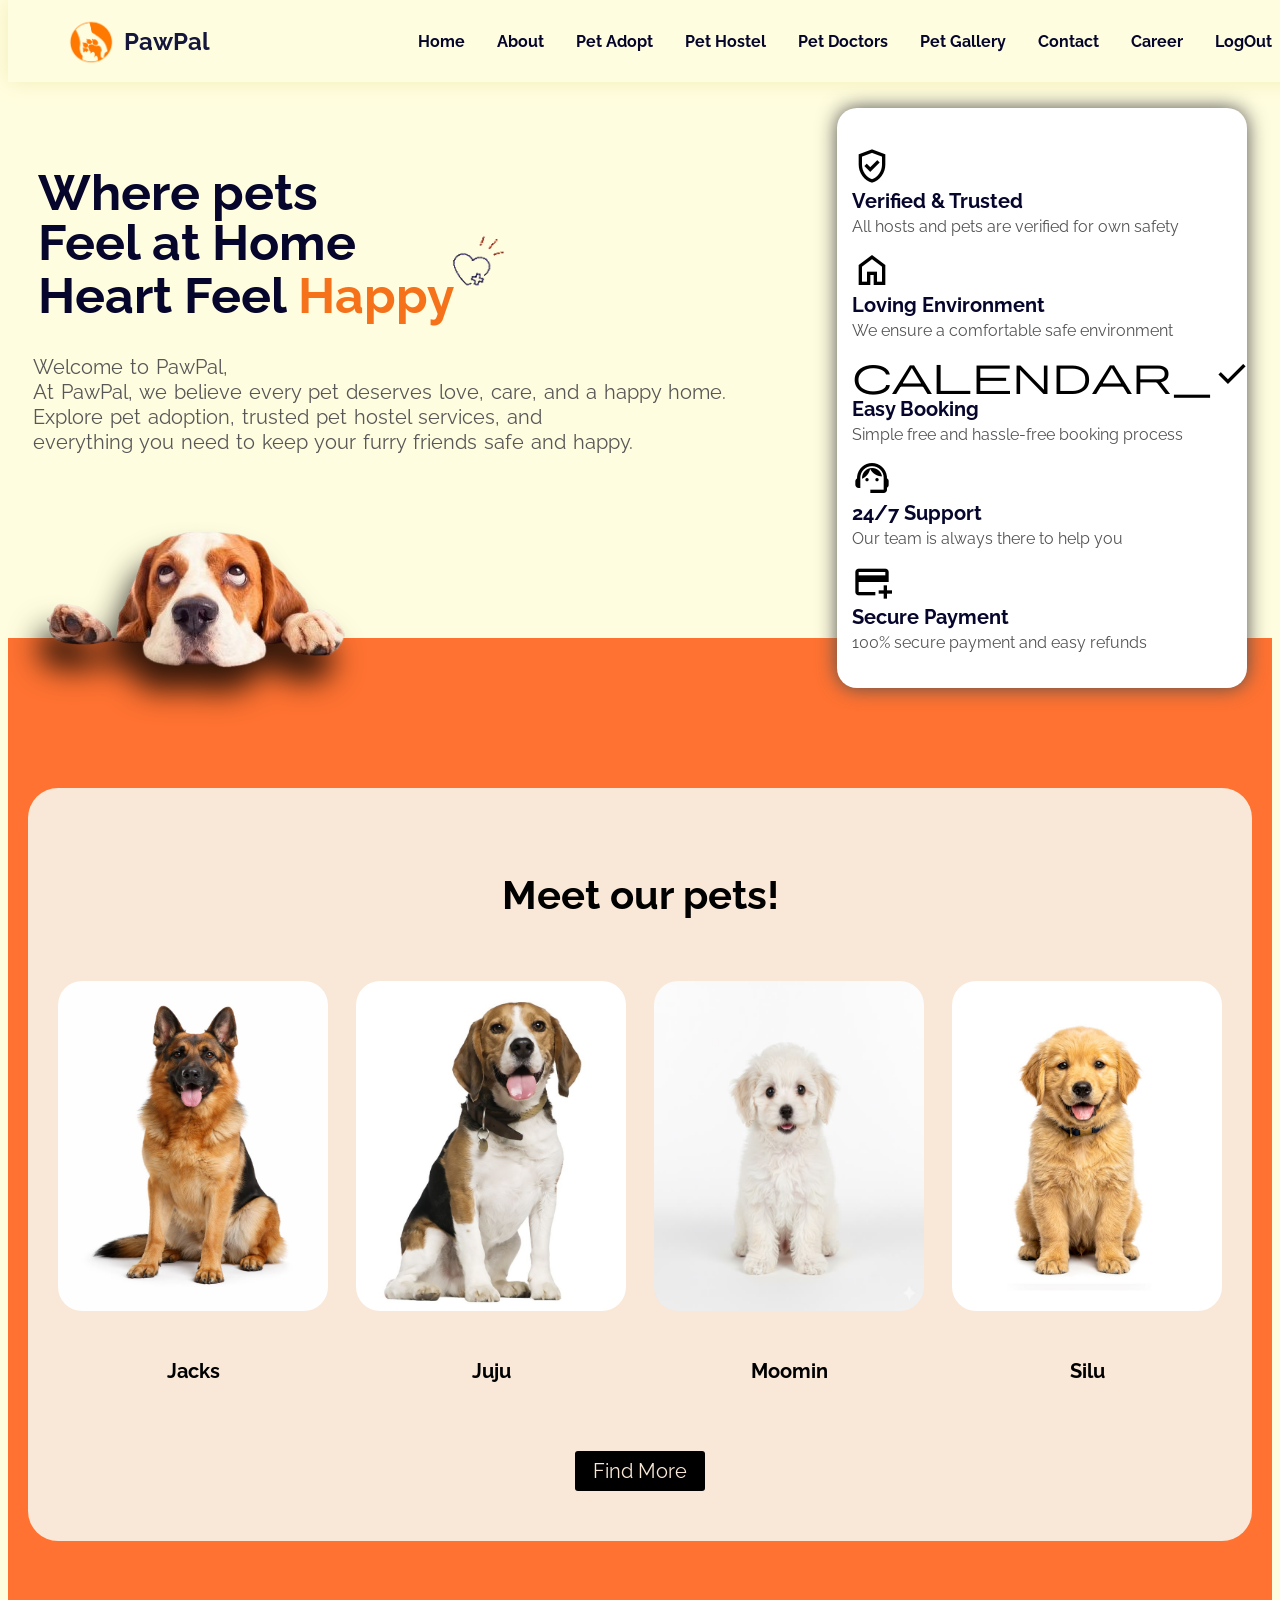
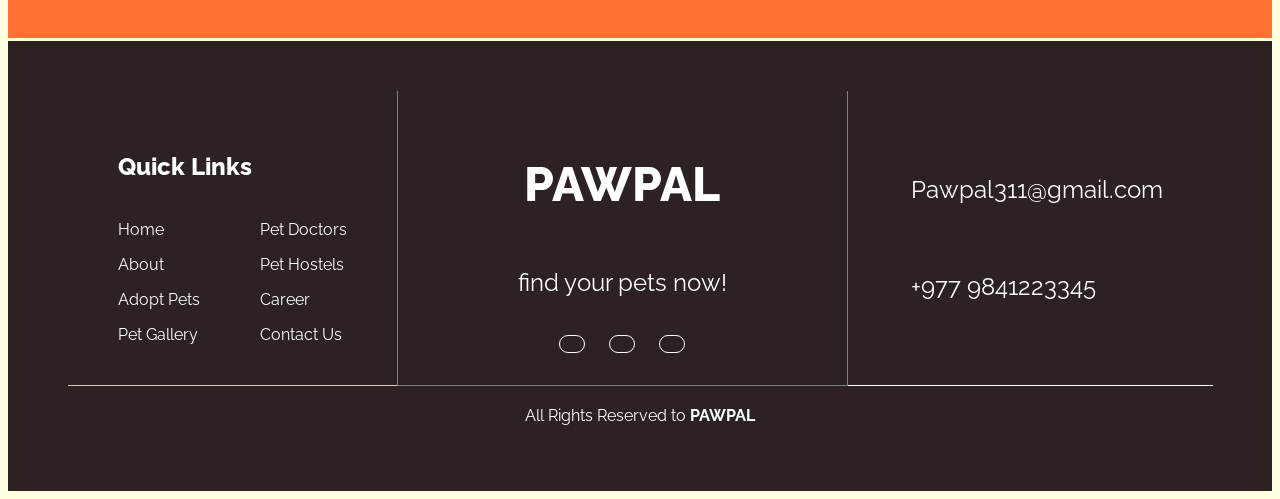
<file: pages/mainHome.html>
<!DOCTYPE html>
<html lang="en">
<head>
    <meta charset="UTF-8">
    <meta name="viewport" content="width=device-width, initial-scale=1.0">
    <title>PawPal</title>
     <link rel="icon" type="image/png" href="../images/pawpal.png">
     <style>
      .material-symbols-outlined {
     font-size: 40px !important; 
     font-variation-settings:
    'FILL' 0,
    'wght' 400,
    'GRAD' 0,
    'opsz' 24;
}
    </style>
    <link rel="stylesheet" href="../style/homestyle.css">
   <link href="https://fonts.googleapis.com/css2?family=Raleway:wght@400;600;700&display=swap" rel="stylesheet">
    <link rel="stylesheet" href="https://fonts.googleapis.com/css2?family=Material+Symbols+Outlined" />  
  </head>
<body>
    <nav class="navbar">
      <div class="nav-container">
        <a href="../mainHome.html" class="nav-logo">
            <img src="../images/pawpal.png" alt="" class="nav-icon">PawPal</a>
         <ul class="nav-menu">
            <li><a href="mainHome.html">Home</a></li>
            <li><a href="about.html">About</a></li>
            <li><a href="adopt.html">Pet Adopt</a></li>
            <li><a href="hostel.html">Pet Hostel</a></li>
            <li><a href="doctor.html">Pet Doctors</a></li>
            <li><a href="gallery.html">Pet Gallery</a></li>
            <li><a href="contact.html">Contact</a></li>
            <li><a href="career1.html">Career</a></li>
            <li><a href="../index.html" class="btn-nav">LogOut</a></li>
        </ul>
     </div>
    </nav>
    <div class="main-content">
      <div class="left">
         <h1 class="h1-head"> Where pets <br>Feel at Home <br>Heart Feel
           <span class="h">Happy</span>
             <img src="../images/love.png" alt="" class="love">
         </h1>
           <p class="description"> Welcome to PawPal,<br>
        At PawPal, we believe every pet deserves love, care, and a happy home.<br>
         Explore pet adoption, trusted pet hostel services, and <br>
         everything you need to keep your furry friends safe and happy.
</p>
      </div>
        <div class="box-1">
          <div class="text">
            <span class="material-symbols-outlined">verified_user</span>
      <h2>Verified & Trusted</h2>
      <p>All hosts and pets are verified for own safety</p>
      </div>

  
        <div class="text">
          <span class="material-symbols-outlined">home</span>
      <h2>Loving Environment</h2>
      <p>We ensure a comfortable safe environment</p>
   </div>

    <div class="text">     
      <span class="material-symbols-outlined">calendar_check</span>
       <h2>Easy Booking</h2>
      <p>Simple free and hassle-free booking process</p>
    </div>
    <div class="text">
      <span class="material-symbols-outlined">support_agent</span>
      <h2>24/7 Support</h2>
      <p>Our team is always there to help you</p>
      </div>
     <div class="text">
      <span class="material-symbols-outlined">add_card</span>
      <h2>Secure Payment</h2>
      <p>100% secure payment and easy refunds</p>
      </div>
    </div>
</div>
    <div class="box-2">
      <div class="dog-container">
      <p class="dog-text">Looking for adoptions?🐾</p>
              <img src="../images/dog1.png" alt="" class="dog1">
    
    </div>
    
     </div>
     <section class="pets">
     <div class="pets-headline">
      <h1>Meet our pets!</h1>
     </div>

     <div class="pets-offer">
      <div class="pets-item">
        <img src="../images/pets1.jpg" alt="">
        <h3>Jacks</h3>
      </div>
        <div class="pets-item">
        <img src="../images/pets2.jpg" alt="">
        <h3>Juju</h3>
      </div>
        <div class="pets-item">
        <img src="../images/pets3.jpg" alt="">
        <h3>Moomin</h3>
      </div>
        <div class="pets-item">
        <img src="../images/pets4.jpg" alt="">
        <h3>Silu</h3>
      </div>
     </div>
     <button class="btn-pets">
       <a href="adopt.html">Find More</a>
     </button>
     </section>
    <footer id="footer">
     <div class="footer-container">
      <div class="footer-links">
        <h2>Quick Links</h2>
        <div class="link-container">
        <div class="links">
        <a href="mainHome.html">Home</a>
        <a href="about.html">About</a>
        <a href="about.html">Adopt Pets</a>
        <a href="gallery.html">Pet Gallery</a>
      </div>
      <div class="links">
        <a href="doctor.html">Pet Doctors</a>
        <a href="hostel.html">Pet Hostels</a>
        <a href="career1.html">Career</a>
        <a href="contact.html">Contact Us</a>
      </div>
      </div>
      </div>
      <div class="footer-brand">
        <h1>PAWPAL</h1>
        <p>find your pets now!</p>
        <div class="socials">
          <a href=""><i class="fa-brands fa-facebook-f"></i> </a>
          <a href=""><i class="fa-brands fa-tiktok"></i> </a>
          <a href=""><i class="fa-brands fa-twitter"></i> </a>
        </div>
      </div> 
      <div class="footer-contact-info">
        <div class="contact-info-item">
          <i class="fa-regular fa envelope"></i>
          <p>Pawpal311@gmail.com</p>
        </div>
        <div class="contact-info-item">
          <i class="fa-solid fa-phone"></i>
          <p>+977 9841223345</p>
      </div>
     </div>
    </div>
     <p class="copyright">All Rights Reserved to <b> PAWPAL</b></p>
       </footer>
</body>
</html>
</file>
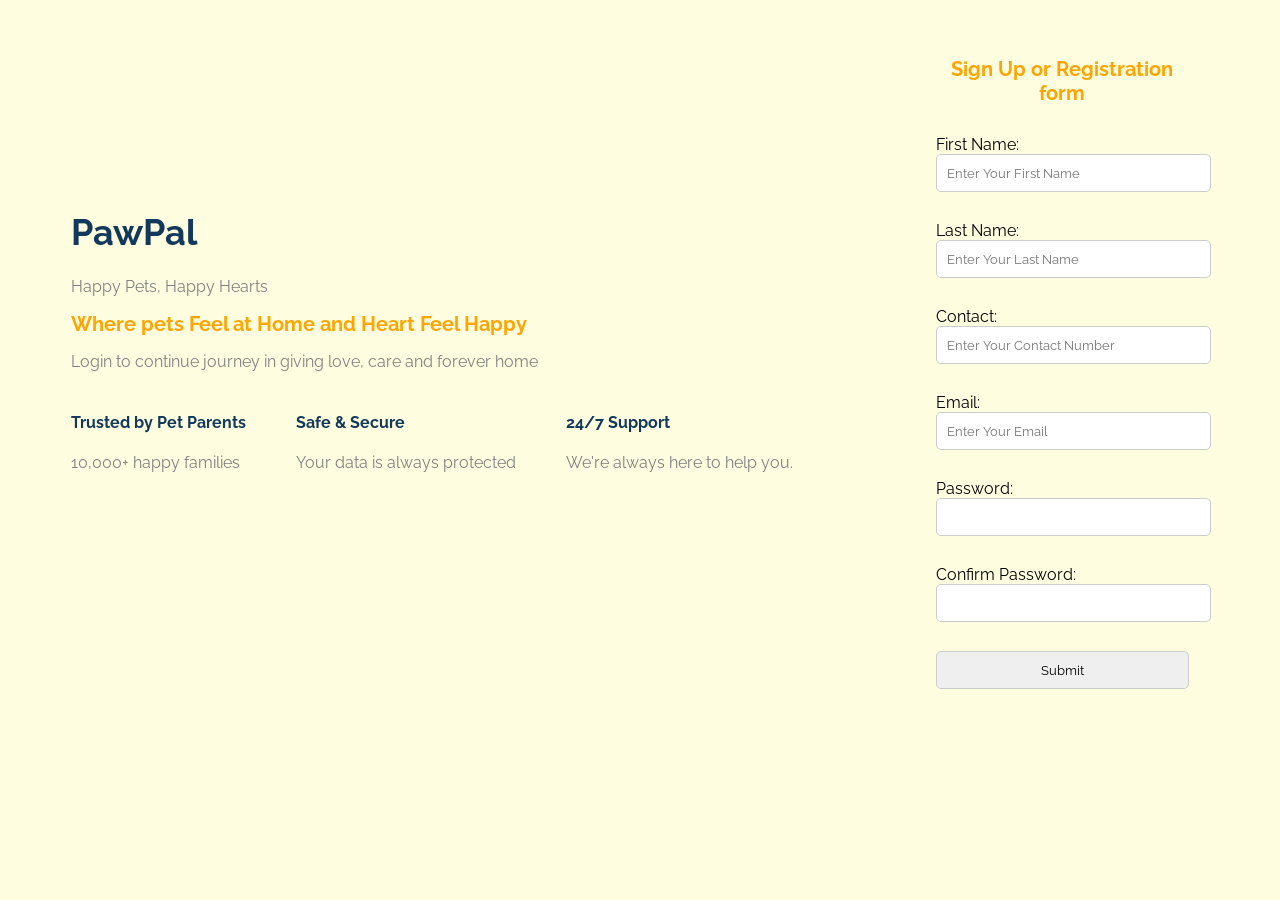
<file: pages/register.html>
<!DOCTYPE html>
<html>
<head>
	<meta charset="utf-8">
	<meta name="viewport" content="width=device-width, initial-scale=1">
	<title>Registration</title>
	<link rel="icon" type="image/png" href="../images/pawpal.png">
	<link rel="stylesheet" type="text/css" href="../style/registerstyle.css">
	<script src="../js/registerscript.js" defer></script>
	<link href="https://fonts.googleapis.com/css2?family=Raleway:wght@400;600;700&display=swap" rel="stylesheet">
  </head>
</head>
<body>
	<div class="container">
    <div class="toptext">
        <h1>PawPal</h1>
        <p>Happy Pets, Happy Hearts</p>

        <h2>Where pets Feel at Home and Heart Feel Happy</h2>

        <p>
            Login to continue journey in 
            giving love, care and forever home
        </p>
        <div class="information">
             <div>
                <h4>Trusted by Pet Parents</h4>
                <p>10,000+ happy families</p>
            </div>
            <div>
                <h4>Safe & Secure</h4>
                <p>Your data is always protected</p>
            </div>
            <div>
                <h4>24/7 Support</h4>
                <p>We're always here to help you.</p>
            </div>
        </div>
    </div>
    <div class="form-container">
		<h2>Sign Up or Registration form</h2>
		
	<form onsubmit="return register()" method="GET">
		First Name: <br>    <input type="text" id="fname" name="fname" placeholder="Enter Your First Name"><br><br>
		Last Name:  <br>      <input type="text" id="lname" name="lname" placeholder="Enter Your Last Name"><br><br>
		Contact:    <br>        <input type="tel" id="contact" name="contact" placeholder="Enter Your Contact Number" pattern="9[78][0-9]{8}"><br><br>
		Email:     <br>         <input type="email" id="email" name="email" placeholder="Enter Your Email"><br><br>
		Password:  <br>         <input type="password" id="pw" name="pw"><br><br>
		Confirm Password: <br>  <input type="password" id="cpw" name="cpw"><br><br>
		<input type="submit" class="submit" value="Submit">
	</form>
</div>
</body>
</html>
</file>
<file: style/loginstyle.css>
*{
    font-family:'Raleway', sans-serif ;
}

body{
    background-color:rgb(255, 253, 223);
}
.navbar {
    font-family:'Raleway', sans-serif ;
    font-weight: bolder;
    display:flex;
    align-items: center;
    justify-content:space-between;
    height: 50px;
    width: 100%;
    position: fixed;
    top: 0;
    box-shadow: 0 0px 20px rgb(242, 238, 185);
    z-index: 999;
    padding: 1rem;
    background-color: rgb(255, 253, 223);
}
.nav-container{
    display: flex;
    align-items: center;
    justify-content: space-between;
    width: 100%;
    padding: 0 2rem;
    max-width: 1500px;
}
.nav-logo{
    font-size: 1.5rem;
    color: rgb(21, 22, 60);
    text-decoration: none;
    cursor: pointer;
    padding: 10px;
    display:flex;
    align-items: center;
    gap: 0.5rem;

}
.nav-menu{
    font-size: 15px;
    display: flex;
    text-align: center;
    gap: 1.5rem;
    list-style: none;
}
.nav-menu a {
    text-decoration: none;
    color: rgb(6, 6, 45);
    font-weight: bold;
    position: relative;
    padding-bottom: 4px;
}

.nav-menu a::after {
    content: '';
    position: absolute;
    bottom: 0;
    left: 0;
    width: 0;
    height: 2px;
    background-color: rgb(245, 114, 26);  /* orange */
    transition: width 0.3s ease;
}

.nav-menu a:hover::after {
    width: 100%;   /* slides in from left */
}
.nav-menu a:hover {
    color: rgb(245, 114, 26);  /* orange */
    transition: color 0.3s ease;
}
.nav-icon{
    width: 50px;
    height:47px;
}

.container{
    width: 90%;
    max-width: 1200px;
    margin: 20px auto;
    display: flex;
    justify-content: space-between;
    align-items: center;
}
.toptext{
    width:80%;
    padding: 5px 0;
}
.toptext h1{
    font-size: 36px;
    margin-top:10px;
    color:#12395b;
}
.toptext h2{
    font-size: 28px;
    color:orange;
}

.toptext span{
    color:orange;
}

.toptext p{
    margin-top:10px;
    color:gray;
}

.toptext img{
    width:100%;
    margin-top:20px;
    border-radius:10px;
}

.information{
    display:flex;
    justify-content:space-between;
    margin-top:20px;
}

.information h4{
    color:#12395b;
}

.form-container{
    margin-top: 100px;
    width:40%;
    padding:50px;
}

.form-container h2{
    text-align:center;
    margin-bottom:20px;
}

input{
    width:100%;
    padding:12px;
    margin-bottom:15px;
    border:1px solid #ccc;
    border-radius:5px;
}

.options{
    display:flex;
    justify-content:space-between;
    margin-bottom:10px;
    font-size:14px;
}

.options a{
    color:orange;
    text-decoration:none;
}

button{
    width:100%;
    padding:12px;
    background:orange;
    color:white;
    border:none;
    border-radius:5px;
    cursor:pointer;
}

.continue{
    text-align:center;
    margin:20px 0;
}

.social{
    display:flex;
    gap:10px;
}

.social button{
    background:white;
    color:black;
    border:1px solid #ccc;
}

.form-container p{
    text-align:center;
    margin-top:20px;
}

.form-container a{
    color:orange;
    text-decoration:none;
}
@media (max-width: 1024px){
    .nav-menu{
        gap: 1rem;
    }
    .nav-menu a{
        font-size: 14px;
    }
    .nav-logo{
        font-size: 1.2rem;
    }
}
@media (max-width: 768px){
    .navbar{
        height: auto;
        padding: 10px;
    }
    .nav-container{
        flex-direction: column;
        gap: 10px;
    }
    .nav-menu{
        flex-wrap: wrap;
        justify-content: center;
        gap: 12px;
        padding: 0;
    }
    .nav-menu a{
        font-size: 13px;
    }
}
@media (max-width: 480px){
    .nav-menu{
        flex-direction: column;
        align-items: center;
        gap: 8px;
    }
    .nav-logo{
        font-size: 1rem;
    }
    .nav-icon{
        width: 40px;
        height: 40px;
    }
}
@media(max-width:768px){

    .container{
        flex-direction:column;
    }

    .toptext, .form-container{
        width:100%;
    }
}
</file>
<file: style/aboutstyle.css>
*{
    font-family:'Raleway', sans-serif ;
}
body {
    background-color: rgb(255, 253, 223);
    
}
.navbar {
    font-family:'Raleway', sans-serif ;
    font-weight: bolder;
    display:flex;
    align-items: center;
    justify-content:space-between;
    height: 50px;
    width: 100%;
    position: fixed;
    top: 0;
    box-shadow: 0 0px 20px rgb(242, 238, 185);
    z-index: 999;
    padding: 1rem;
    background-color: rgb(255, 253, 223);
}
.nav-container{
    display: flex;
    align-items: center;
    justify-content: space-between;
    width: 100%;
    padding: 0 2rem;
    max-width: 1500px;
}
.nav-logo{
    font-size: 1.5rem;
    color: rgb(21, 22, 60);
    text-decoration: none;
    cursor: pointer;
    padding: 10px;
    display:flex;
    align-items: center;
    gap: 0.5rem;

}
.nav-menu{
    display: flex;
    text-align: center;
    gap: 2rem;
    list-style: none;
}
.nav-menu a {
    text-decoration: none;
    color: rgb(6, 6, 45);
    font-weight: bold;
    position: relative;
    padding-bottom: 4px;
}

.nav-menu a::after {
    content: '';
    position: absolute;
    bottom: 0;
    left: 0;
    width: 0;
    height: 2px;
    background-color: rgb(245, 114, 26);  /* orange */
    transition: width 0.3s ease;
}

.nav-menu a:hover::after {
    width: 100%;   /* slides in from left */
}
.nav-menu a:hover {
    color: rgb(245, 114, 26);  /* orange */
    transition: color 0.3s ease;
}
.nav-icon{
    width: 50px;
    height:47px;
}

.active{
    color:#ff8a1f;
}

.hero{
    margin-top: 30px;
    display:grid;
    grid-template-columns:1fr 1fr 1fr;
    gap:30px;
    padding:30px 60px;
}

.tag{
    color:#ff8a1f;
    margin-bottom:10px;
}

.title-box{
    padding:10px;
}

.title-box h1{
    margin-top: 100px;
    font-size:50px;
    line-height:1.1;

}

.title-box span{
    color:#ff8a1f;
}

.description{
    margin-top:-10px;
    font-size:20px;
    line-height:1.6;
    text-align:center;
}

.center img{
    margin-top:100px ;
    width:100%;
}

.card{
    margin-top: 100px;
    background:white;
    padding:30px;
    border-radius:25px;
    box-shadow:0 10px 25px rgba(0,0,0,.08);
}

.card h3{
    margin-bottom:10px;
    color:#333;
}

.card p{
    line-height:1.2;
    margin-bottom:20px;
}

.card ul{
    padding-left:20px;
}

.card li{
    margin:10px 0;
}

.stats{
    background:#fbf5ed;
    display:flex;
    justify-content:space-around;
    padding:25px;
    margin:20px 60px;
    border-radius:15px;
}

.stat{
    text-align:center;
}

.stat h2{
    color:#ff8a1f;
}
.btn-adopt{
    text-decoration: none;
    color: black;
}

.mission-banner{
    margin:40px 60px;
    background:#fff3e4;
    border-radius:20px;
    padding:25px;
    display:flex;
    align-items:center;
    justify-content:space-between;
}

.mission-banner img{
    width:180px;
    border-radius: 20px;
}

.btn1{
    background:#ff8a1f;
    color:white;
    border:none;
    padding:15px 30px;
    border-radius:10px;
    cursor:pointer;
}

.btn2{
    background:white;
    color:#ff8a1f;
    border:2px solid #ff8a1f;
    padding:15px 30px;
    border-radius:10px;
    cursor:pointer;
}
footer{
    background-color: rgb(44, 34, 34);
    color: #ffffff;
    padding: 50px;
    display: flex;
    flex-direction: column;
    align-items: center;
    margin-top: 100px;
    overflow:hidden;
    position: relative;
}
.footer-container{
display: flex;
}
.footer-links{
    display: flex;
    flex-direction: column;
    border-bottom: 1px solid rgb(216, 200, 195);
    justify-content: center;
    padding: 32px 50px;
}
.footer-links h2{
    font-size: 24px;
    font-weight: 800;
}
.link-container{
    display: flex;
    gap: 60px;
}
.links{
    display: flex;
    flex-direction: column;
    gap: 16px;
    padding-top: 20px;
}
.links a{
    color: white;
    text-decoration: none;
    transition: all 0.3s ease-out ;
}
.links a:hover{
    color: rgb(255, 106, 43)
}
.footer-brand{
    display: flex;
    flex-direction: column;
    align-items: center;
    align-items: center;
    border: 1px solid grey;
    border-top: none;
    padding: 32px 120px;
}
.footer-brand p{
    font-size: 24px;
}
.footer-brand h1{
    font-size: 48px;
    font-weight: 800;
}
.socials{
    display: flex;
    gap: 24px;
    margin-top: 14px;
}
.socials a{
    color: white;
    border: 1px solid white;
    border-radius: 12px;
    padding: 8px 12px;
    background-color: var(--black);
    transition: all 0.3s ease-out;
}
.socials a:hover{
    background-color:rgb(255, 106, 43);
}
.footer-contact-info{
    display: flex;
    flex-direction: column;
    justify-content: center;
    gap: 20px;
    border-bottom: 1px solid rgb(255, 255, 255);
    padding: 32px 50px;
}
.contact-info-item{
    display: flex;
    gap: 13px;
    align-items: center;
}
.contact-info-item i{
    font-size: 24px;
}
.contact-info-item p{
    font-size: 24px;
}
.copyright{
    margin-top: 20px;
}
@media (max-width: 1024px){
    .hero{
        grid-template-columns: 1fr;
        text-align: center;
    }
    .center img{
        max-width: 400px;
    }
}
@media (max-width: 768px){
    .hero{
        padding: 10px;
    }
    .title-box h1{
        font-size: 38px;
    }
    .description{
        font-size: 16px;
    }
    .stats{
        flex-direction: column;
        gap: 20px;
    }
    .mission-banner{
        flex-direction: column;
        text-align: center;
        gap: 20px;
        margin: 20px;
    }
}
@media (max-width: 1024px){
    .nav-menu{
        gap: 1rem;
    }
    .nav-menu a{
        font-size: 14px;
    }
    .nav-logo{
        font-size: 1.2rem;
    }
}
@media (max-width: 768px){
    .navbar{
        height: auto;
        padding: 10px;
    }
    .nav-container{
        flex-direction: column;
        gap: 10px;
    }
    .nav-menu{
        flex-wrap: wrap;
        justify-content: center;
        gap: 12px;
        padding: 0;
    }
    .nav-menu a{
        font-size: 13px;
    }
    .footer-container{
        flex-direction: column;
        align-items: center;
        text-align: center;
    }
    .footer-brand{
        border: none;
        padding: 20px;
    }
    .footer-links,
    .footer-contact-info{
        border: none;
        padding: 20px;
    }
    .link-container{
        flex-direction: column;
        gap: 20px;
    }
}
@media (max-width: 480px){
    .nav-menu{
        flex-direction: column;
        align-items: center;
        gap: 8px;
    }
    .nav-logo{
        font-size: 1rem;
    }
    .nav-icon{
        width: 40px;
        height: 40px;
    }
}
</file>
<file: style/adoptstyle.css>
*
{
       font-family:'Raleway', sans-serif ;
       font-weight: bolder;
}
.navbar {
    font-family:'Raleway', sans-serif ;
    font-weight: bolder;
    display:flex;
    align-items: center;
    justify-content:space-between;
    height: 50px;
    width: 100%;
    position: fixed;
    top: 0;
    box-shadow: 0 0px 20px rgb(242, 238, 185);
    z-index: 999;
    padding: 1rem;
    background-color: rgb(255, 253, 223);
}
.nav-container{
    display: flex;
    align-items: center;
    justify-content: space-between;
    width: 100%;
    padding: 0 2rem;
    max-width: 1500px;
}
.nav-logo{
    font-size: 1.5rem;
    color: rgb(21, 22, 60);
    text-decoration: none;
    cursor: pointer;
    padding: 10px;
    display:flex;
    align-items: center;
    gap: 0.5rem;

}
.nav-menu{
    display: flex;
    text-align: center;
    gap: 2rem;
    list-style: none;
}
.nav-menu a {
    text-decoration: none;
    color: rgb(6, 6, 45);
    font-weight: bold;
    position: relative;
    padding-bottom: 4px;
}

.nav-menu a::after {
    content: '';
    position: absolute;
    bottom: 0;
    left: 0;
    width: 0;
    height: 2px;
    background-color: rgb(245, 114, 26);  /* orange */
    transition: width 0.3s ease;
}

.nav-menu a:hover::after {
    width: 100%;   /* slides in from left */
}
.nav-menu a:hover {
    color: rgb(245, 114, 26);  /* orange */
    transition: color 0.3s ease;
}
.nav-icon{
    width: 50px;
    height:47px;
}

.main-content{
    display: flex;
    justify-content: space-between;
}
header
{
    position: relative;
    padding: 40px;
    top:-50px;
    left:0;
    width:100%;
    height:70px;
    z-index:1;
}
.h1-head{
 overflow: hidden;
 margin: 50px 25px 0 0;
 font-size: 40px;
 color: rgb(6, 6, 45);
 line-height: 50px;
}
.h{
    margin-top: -50px;
    font-size: 20px;
    color: rgba(245, 114, 26, 0.789);
}
.love{
    width: 70px;
    height: 70px;
    margin-left: -28px;
    margin-top:-40px;
    margin-bottom: 15px;
}
body{
    color:#b19999
}
body{
     margin:0;
    padding-top:80px;
    min-height:100vh;
 background-color: rgb(251, 249, 212);
    display:flex;
    flex-direction:column;
}
body::before{
    content: '';
    position: relative;
    height: 100%;
    width: 100%;
    clip-path: inset(47% 0 0 0);
    z-index: -1;
    background-color: #e86405 ;
}

.container{
    width:1300px;
    overflow:hidden;
    padding:120px 0;
    display: flex;
    flex-direction: row;
    align-items: center;
    justify-content: center;
    gap: 20px;
}
.mainpet-card{
   flex: 1;
   overflow:hidden;
}
.petcards
{
    display:flex;
    gap:30px;
    transition: 0.6s ease;
}
.petcard{
    min-width:300px;
    height:380px;
    background: rgb(251, 249, 212);
    padding:20px;
    border-radius:24px;
    flex-shrink:0;
    transition:0.4s;
}
.petcard:hover{
    transform: translateY(-15px);
}
.petcard .content{
    display: flex;
    flex-direction: column;
    justify-content: center;
    align-items: center;
    text-align: center;
}
.petcard .content .img{
    height: 200px;
    width: 200px;
    margin-bottom: 10px;
}
.petcard .content .img img{
    height: 100%;
    width: 100%;
    object-fit: cover;
    background: #fff;
    border-radius: 50%;
    border: 4px solid white;
}


.petcard .content {
    display: flex;
}
.petcard .content  a{
    height: 30px;
    width: 30px;
    color: #fff;
    background: #ee8114;
    margin: 0 4px;
    border-radius: 50%;
    text-align: center;
    line-height: 30px;
    border: 2px solid transparent;
    transition: all 0.4s ease;
}
.content a:hover
{
    border-color: #ff676d;
    color: #ff676d;
    background: #fff;
}
.details
{

    color:#b19999;
    font-size:15px;
}
.petname{
    font-size:25px;
    margin-bottom:5px;
    color: rgb(225, 156, 19);
}
.petage .petbreed .number{
    margin:3px;
}
.slide-button
{
    background: #e86405;
    color: white;
    border: none;
    height: 45px;
    width: 45px;
    border-radius: 50%;
    font-size: 25px;
    cursor: pointer;
    margin: 20px;
    flex-shrink: 0;
}
.slide-button:hover
{
  background: #ff8c00;
}
.open
{
    margin-top: 10px;
    border-radius:20px ;
    border: 0;
    box-shadow: 0 1px 4px rgba(0, 0, 0, 0.5);
    background-color: #e86405;
    color: #fff;
    cursor: pointer;
    padding: 10px 25px;
}
.open:active{
    opacity: 0.8;
}
.info
{
    background-color: rgba(0, 0, 0, 0.5);
    opacity: 0;
    position: fixed;
    top: 0;
    right: 0;
    left: 0;
    bottom: 0;
    transition: all 0.3s ease-in-out;
    z-index: -1;
    display: flex;
    align-items: center;
    justify-content: center;
}
.info.open
{
    opacity: 1;
    z-index: 999;
}
.info-inner
{
    background-color: #fff;
    border-radius: 5px;
    box-shadow: 0 1px 4px rgba(0, 0, 0, 0.5);
    padding: 15px 25px;
    text-align: center;
    width: 380px;
}
.info-inner h2{
    margin: 0;
}
.info-inner p{
    line-height: 24px;
    color: #b19999;
    margin: 10px 0;
}
main{
    flex:1;
}
footer{
    background-color: rgb(44, 34, 34);
    color: white;
    padding: 50px;
    margin-top: auto;
    width: 100%;
}

.footer-container{
display: flex;
}
.footer-links{
    display: flex;
    flex-direction: column;
    border-bottom: 1px solid rgb(216, 200, 195);
    justify-content: center;
    padding: 32px 50px;
}
.footer-links h2{
    font-size: 24px;
    font-weight: 800;
}
.link-container{
    display: flex;
    gap: 60px;
}
.links{
    display: flex;
    flex-direction: column;
    gap: 16px;
    padding-top: 20px;
}
.links a{
    color: white;
    text-decoration: none;
    transition: all 0.3s ease-out ;
}
.links a:hover{
    color: rgb(255, 106, 43)
}
.footer-brand{
    display: flex;
    flex-direction: column;
    align-items: center;
    align-items: center;
    border: 1px solid grey;
    border-top: none;
    padding: 32px 120px;
}
.footer-brand p{
    font-size: 24px;
}
.footer-brand h1{
    font-size: 48px;
    font-weight: 800;
}
.socials{
    display: flex;
    gap: 24px;
    margin-top: 14px;
}
.socials a{
    color: white;
    border: 1px solid white;
    border-radius: 12px;
    padding: 8px 12px;
    background-color: var(--black);
    transition: all 0.3s ease-out;
}
.socials a:hover{
    background-color:rgb(255, 106, 43);
}
.footer-contact-info{
    display: flex;
    flex-direction: column;
    justify-content: center;
    gap: 20px;
    border-bottom: 1px solid rgb(255, 255, 255);
    padding: 32px 50px;
}
.contact-info-item{
    display: flex;
    gap: 13px;
    align-items: center;
}
.contact-info-item i{
    font-size: 24px;
}
.contact-info-item p{
    font-size: 24px;
}
.copyright{
    margin-top: 20px;
}
@media (max-width: 768px){
    .container{
        flex-direction: column;
        padding: 40px 0;
    }
    .petcard{
        min-width: 250px;
    }
    .slide-button{
        margin: 10px;
    }
    .info-inner{
        width:90%;
    }
}
@media (max-width: 1024px){
    .nav-menu{
        gap: 1rem;
    }
    .nav-menu a{
        font-size: 14px;
    }
    .nav-logo{
        font-size: 1.2rem;
    }
}
@media (max-width: 768px){
    .navbar{
        height: auto;
        padding: 10px;
    }
    .nav-container{
        flex-direction: column;
        gap: 10px;
    }
    .nav-menu{
        flex-wrap: wrap;
        justify-content: center;
        gap: 12px;
        padding: 0;
    }
    .nav-menu a{
        font-size: 13px;
    }
     .footer-container{
        flex-direction: column;
        align-items: center;
        text-align: center;
    }
    .footer-brand{
        border: none;
        padding: 20px;
    }
    .footer-links,
    .footer-contact-info{
        border: none;
        padding: 20px;
    }
    .link-container{
        flex-direction: column;
        gap: 20px;
    }
}
@media (max-width: 480px){
    .nav-menu{
        flex-direction: column;
        align-items: center;
        gap: 8px;
    }
    .nav-logo{
        font-size: 1rem;
    }
    .nav-icon{
        width: 40px;
        height: 40px;
    }
}
</file>
<file: style/homestyle.css>
*{
    font-family:'Raleway', sans-serif ;
}
body {
    background-color: rgb(255, 253, 223);
}
.navbar {
    font-family:'Raleway', sans-serif ;
    font-weight: bolder;
    display:flex;
    align-items: center;
    justify-content:space-between;
    height: 50px;
    width: 100%;
    position: fixed;
    top: 0;
    box-shadow: 0 0px 20px rgb(242, 238, 185);
    z-index: 999;
    padding: 1rem;
    background-color: rgb(255, 253, 223);
}
.nav-container{
    display: flex;
    align-items: center;
    justify-content: space-between;
    width: 100%;
    padding: 0 2rem;
    max-width: 1500px;
}
.nav-logo{
    font-size: 1.5rem;
    color: rgb(21, 22, 60);
    text-decoration: none;
    cursor: pointer;
    padding: 10px;
    display:flex;
    align-items: center;
    gap: 0.5rem;

}
.nav-menu{
    display: flex;
    text-align: center;
    gap: 2rem;
    list-style: none;
}
.nav-menu a {
    text-decoration: none;
    color: rgb(6, 6, 45);
    font-weight: bold;
    position: relative;
    padding-bottom: 4px;
}

.nav-menu a::after {
    content: '';
    position: absolute;
    bottom: 0;
    left: 0;
    width: 0;
    height: 2px;
    background-color: rgb(245, 114, 26);  /* orange */
    transition: width 0.3s ease;
}

.nav-menu a:hover::after {
    width: 100%;   /* slides in from left */
}
.nav-menu a:hover {
    color: rgb(245, 114, 26);  /* orange */
    transition: color 0.3s ease;
}
.nav-icon{
    width: 50px;
    height:47px;
}
.main-content{
    display: flex;
    justify-content: space-between;
}
.h1-head{
 margin-top: 160px;
 margin-left:30px ;
 font-size: 50px;
 color: rgb(6, 6, 45);
 line-height: 50px;
}
.h{
    color: rgb(245, 114, 26);
}
.description{
    word-spacing: 2px;
    margin: 5px 0 0 25px;
    line-height: 25px;
    color: rgb(88, 87, 87);
    font-size: 20px;
}
.love{
    width: 70px;
    height: 70px;
    margin-left: -28px;
    margin-top:-40px;
    margin-bottom: 15px;
}
.box-1{
    background: white;
    height: 550px;
    width: 380px;
    border-radius: 20px;
   box-shadow: 0 0px 20px rgb(79, 78, 78);
    margin: 100px 25px 0 0 ;
    z-index: 2;
    display: flex;
    justify-content: center;
    gap: 12px;
    flex-direction: column;
    padding: 15px;
    gap: 15px;
}
.box-1 h2{
    font-size: 20px;  
    line-height: 30px;
    color: rgb(6, 6, 45);
    margin: 0;   
}
.box-1 p {
    font-size: 16px;
    color: rgb(84, 84, 84);
    line-height: 17px;
    margin: 2px 0 0 0;   
}
.text{
    display: flex;
    flex-direction: column;
}
.box-2{
    background: #ff7231;
    height:1000px;
    margin-top: -50px;
    position: relative;
}
.item div{
    display: flex;
    flex-direction: column;
    align-items: left;
}
.dog1{
    position: absolute;
    top: -333px;
    left: -65px;
    filter: drop-shadow(-10px 25px 15px rgba(0, 0, 0, 0.8));  
}
.dog-container {
  position: absolute;
  text-align: center;
}

.dog-text {
  color: rgb(235, 118, 16);
  font-size: 23px;
  font-weight: bold;
  opacity: 0;                
  transform: translateY(10px);
  transition: all 0.3s ease;

}

.dog1 {
  display: block;
  transition: transform 0.3s ease;
  filter: drop-shadow(-10px 25px 15px rgba(0, 0, 0, 0.8));
}
.dog-container:hover .dog1 {
  transform: scale(1.15);    
}     

.dog-container:hover .dog-text {
  opacity: 1;                       
  transform: translateY(0);  
  margin-top: -160px;
  margin-left: 95px;
}

/* pets offer section */
.pets{
    display: flex;
    flex-direction: column;
    align-items: center;
    margin-top: -850px;
    position: relative;
    z-index: 3;
    border-radius: 30px;
    padding: 50px 0;
    background: #f9e7d7;
    margin-left: 20px;
    margin-right: 20px;
}
.pets-headline {
    display: flex;
    gap: 24px;
}
.pets-headline h1{
    font-size:40px ;
    text-align: center;
}
.pets-offer{
    display: flex;
    gap: 28px;
    margin-top: 30px;
}
.pets-item{
    display: flex;
    flex-direction: column;
    gap: 28px;
    align-items: center;
}
.pets-item h3{
    font-size: 20px;
}
.btn-pets{
    cursor: pointer;
    border: none;
    width: 130px;
    height:40px;
    display: flex;
    align-items: center;
    justify-content: center;
    gap: 10px;
    border-radius: 3px;
    margin-top: 48px;
    font-size: 20px;
    padding:5px;
    background: #000000;
    color: rgb(255, 255, 255);
    transition: all 0.3s ease;
}

.btn-pets:hover{
    transform: scale(1.15); 

}
.btn-pets a{
    text-decoration: none;
    color: #f9e7d7;
}
.pets-item img{
    height: 330px;
    width: 270px;
    border-radius: 24px;
}

  /* FOOTER */

footer{
    background-color: rgb(44, 34, 34);
    color: #ffffff;
    padding: 50px;
    display: flex;
    flex-direction: column;
    align-items: center;
    margin-top: 100px;
    overflow:hidden;
    position: relative;
}
.footer-container{
display: flex;
}
.footer-links{
    display: flex;
    flex-direction: column;
    border-bottom: 1px solid rgb(216, 200, 195);
    justify-content: center;
    padding: 32px 50px;
}
.footer-links h2{
    font-size: 24px;
    font-weight: 800;
}
.link-container{
    display: flex;
    gap: 60px;
}
.links{
    display: flex;
    flex-direction: column;
    gap: 16px;
    padding-top: 20px;
}
.links a{
    color: white;
    text-decoration: none;
    transition: all 0.3s ease-out ;
}
.links a:hover{
    color: rgb(255, 106, 43)
}
.footer-brand{
    display: flex;
    flex-direction: column;
    align-items: center;
    align-items: center;
    border: 1px solid grey;
    border-top: none;
    padding: 32px 120px;
}
.footer-brand p{
    font-size: 24px;
}
.footer-brand h1{
    font-size: 48px;
    font-weight: 800;
}
.socials{
    display: flex;
    gap: 24px;
    margin-top: 14px;
}
.socials a{
    color: white;
    border: 1px solid white;
    border-radius: 12px;
    padding: 8px 12px;
    background-color: var(--black);
    transition: all 0.3s ease-out;
}
.socials a:hover{
    background-color:rgb(255, 106, 43);
}
.footer-contact-info{
    display: flex;
    flex-direction: column;
    justify-content: center;
    gap: 20px;
    border-bottom: 1px solid rgb(255, 255, 255);
    padding: 32px 50px;
}
.contact-info-item{
    display: flex;
    gap: 13px;
    align-items: center;
}
.contact-info-item i{
    font-size: 24px;
}
.contact-info-item p{
    font-size: 24px;
}
.copyright{
    margin-top: 20px;
}
@media (max-width: 1024px){
    .nav-menu{
        gap: 1rem;
    }
    .nav-menu a{
        font-size: 14px;
    }
    .nav-logo{
        font-size: 1.2rem;
    }
}
@media (max-width: 768px){
    .navbar{
        height: auto;
        padding: 10px;
    }
    .nav-container{
        flex-direction: column;
        gap: 10px;
    }
    .nav-menu{
        flex-wrap: wrap;
        justify-content: center;
        gap: 12px;
        padding: 0;
    }
    .nav-menu a{
        font-size: 13px;
    }
     .footer-container{
        flex-direction: column;
        align-items: center;
        text-align: center;
    }
    .footer-brand{
        border: none;
        padding: 20px;
    }
    .footer-links,
    .footer-contact-info{
        border: none;
        padding: 20px;
    }
    .link-container{
        flex-direction: column;
        gap: 20px;
    }
}
@media (max-width: 480px){
    .nav-menu{
        flex-direction: column;
        align-items: center;
        gap: 8px;
    }
    .nav-logo{
        font-size: 1rem;
    }
    .nav-icon{
        width: 40px;
        height: 40px;
    }
}
</file>
<file: style/registerstyle.css>
*
{
    font-family: 'Raleway', sans-serif;
}
body
{
    background-color: rgb(255, 253, 223)
}
.container{
    width: 90%;
    max-width: 1200px;
    margin: 20px auto;
    display: flex;
    justify-content: space-between;
    align-items: center;
}
.toptext{
   width:80%;
    padding:0;
    margin-top: -50px;
}
.toptext h1{
    font-size: 36px;
    margin-top:10px;
    color:#12395b;
}
.toptext h2{
    margin-top: 10px;
    font-size: 20px;
    color:orange;
}
.toptext p{
    margin-top:10px;
    color:gray;
}
.information{
    display: flex;
    gap: 50px;
    margin-top:20px;
}
.information h4{
    color:#12395b;
}
.form-container{
    width:auto;
    padding:20px;
}

.form-container h2{
    color:orange;
    text-align:center;
    font-size: 20px;
    margin-bottom:30px;
}

input{
    width:100%;
    padding:10px;
    margin-bottom:10px;
    border:1px solid #ccc;
    border-radius:5px;
}
button{
    width:100%;
    padding:12px;
    background:orange;
    color:white;
    border:none;
    border-radius:5px;
    cursor:pointer;
}
.form-container p{
    text-align:center;
    margin-top:20px;
}

.form-container a{
    color:orange;
    text-decoration:none;
}
@media(max-width:768px){

    .container{
        flex-direction:column;
    }

    .toptext, .form-container{
        width:100%;
    }
}
</file>
<file: style/contactstyle.css>
*{

    font-family:'Raleway',sans-serif;
}

body{
    background-color: rgb(255, 253, 223);
}

.navbar {
    font-family: sans-serif ;
    font-weight: bolder;
    display:flex;
    align-items: center;
    justify-content:space-between;
    height: 50px;
    width: 100%;
    position: fixed;
    top: 0;
    box-shadow: 0 0px 20px rgb(242, 238, 185);
    z-index: 999;
    padding: 1rem;
    background-color: rgb(255, 253, 223);
}
.nav-container{
    display: flex;
    align-items: center;
    justify-content: space-between;
    width: 100%;
    padding: 0 2rem;
    max-width: 1500px;
}
.nav-logo{
    font-size: 1.5rem;
    color: rgb(21, 22, 60);
    text-decoration: none;
    cursor: pointer;
    padding: 10px;
    display:flex;
    align-items: center;
    gap: 0.5rem;

}
.nav-menu{
    display: flex;
    text-align: center;
    gap: 2rem;
    list-style: none;
}
.nav-menu a {
    text-decoration: none;
    color: rgb(6, 6, 45);
    font-weight: bold;
    position: relative;
    padding-bottom: 4px;
}

.nav-menu a::after {
    content: '';
    position: absolute;
    bottom: 0;
    left: 0;
    width: 0;
    height: 2px;
    background-color: rgb(245, 114, 26);  /* orange */
    transition: width 0.3s ease;
}

.nav-menu a:hover::after {
    width: 100%;   /* slides in from left */
}
.nav-menu a:hover {
    color: rgb(245, 114, 26);  /* orange */
    transition: color 0.3s ease;
}
.nav-icon{
    width: 50px;
    height:47px;
}

.contact{
    display:flex;
    justify-content:space-around;
    align-items:center;
    padding:60px;
    gap:5px;
}

.contact-info{
    width:40%;
}

.contact-info h1{
    font-size:50px;
    color:#ff8a1f;
}

.contact-info p{
    margin-top:15px;
    line-height:1.6;
}

.information{
    width: 100%;
    margin-top:20px;
    background:white;
    padding:10px;
    border-radius:15px;
    box-shadow:0 5px 15px rgba(0,0,0,0.1);
}

.contactform{
    width:40%;
}

form{
    margin-top: -20px;
    background:white;
    padding:30px;
    border-radius:20px;
    box-shadow:0 5px 15px rgba(0,0,0,0.1);
}

form h2{
    margin-bottom:20px;
    text-align: center;
    color: #ff8a1f;
}

input,
textarea{
    width:90%;
    padding:12px;
    margin-bottom:15px;
    border:1px solid #ccc;
    border-radius:8px;
}

button{
    width:100%;
    padding:12px;
    background:#ff8a1f;
    color:white;
    border:none;
    border-radius:8px;
    cursor:pointer;
}
@media (max-width: 900px){
    .contact{
        flex-direction: column;
        padding: 20px;
    }
    .contact-info,
    .contactform{
        width:100%;
    }
    .contact-info h1{
        font-size:40px;
        text-align:center;
    }
}
@media (max-width: 480px){
    .contact{
        padding:10px;
    }
    .contact-info h1{
        font-size:32px;
    }
    form{
        padding:20px;
    }
    input,
    textarea{
        width:100%;
    }
}
@media (max-width: 1024px){
    .nav-menu{
        gap: 1rem;
    }
    .nav-menu a{
        font-size: 14px;
    }
    .nav-logo{
        font-size: 1.2rem;
    }
}
@media (max-width: 768px){
    .navbar{
        height: auto;
        padding: 10px;
    }
    .nav-container{
        flex-direction: column;
        gap: 10px;
    }
    .nav-menu{
        flex-wrap: wrap;
        justify-content: center;
        gap: 12px;
        padding: 0;
    }
    .nav-menu a{
        font-size: 13px;
    }
}
@media (max-width: 480px){
    .nav-menu{
        flex-direction: column;
        align-items: center;
        gap: 8px;
    }
    .nav-logo{
        font-size: 1rem;
    }
    .nav-icon{
        width: 40px;
        height: 40px;
    }
}
</file>
<file: style/forgotstyle.css>
*
{
    margin: 5px;
    padding: 0;
    font-family: 'Raleway', sans-serif;
}
body
{
    background-color:  rgb(255, 253, 223);
}
.form-conatiner
{
    width: auto;
    padding: 20px;
    box-shadow: 0 0 10px rgb(240, 185, 147);
    margin: 20px;
    padding: 20px;
}
h2{
    color: orange;
    text-align: center;
    font-size: 50px;
    margin-bottom: 30px;
}
input
{
    width:100%;
    padding:10px;
    margin-bottom:10px;
    border:2px solid  rgb(202, 201, 184);
    border-radius:5px;
}
button{
    width:100%;
    padding:12px;
    background:orange;
    color:white;
    border:none;
    border-radius:5px;
    cursor:pointer;
}
@media(max-width:768px){
     .form-container{
        width:100%;
    }
}
</file>
